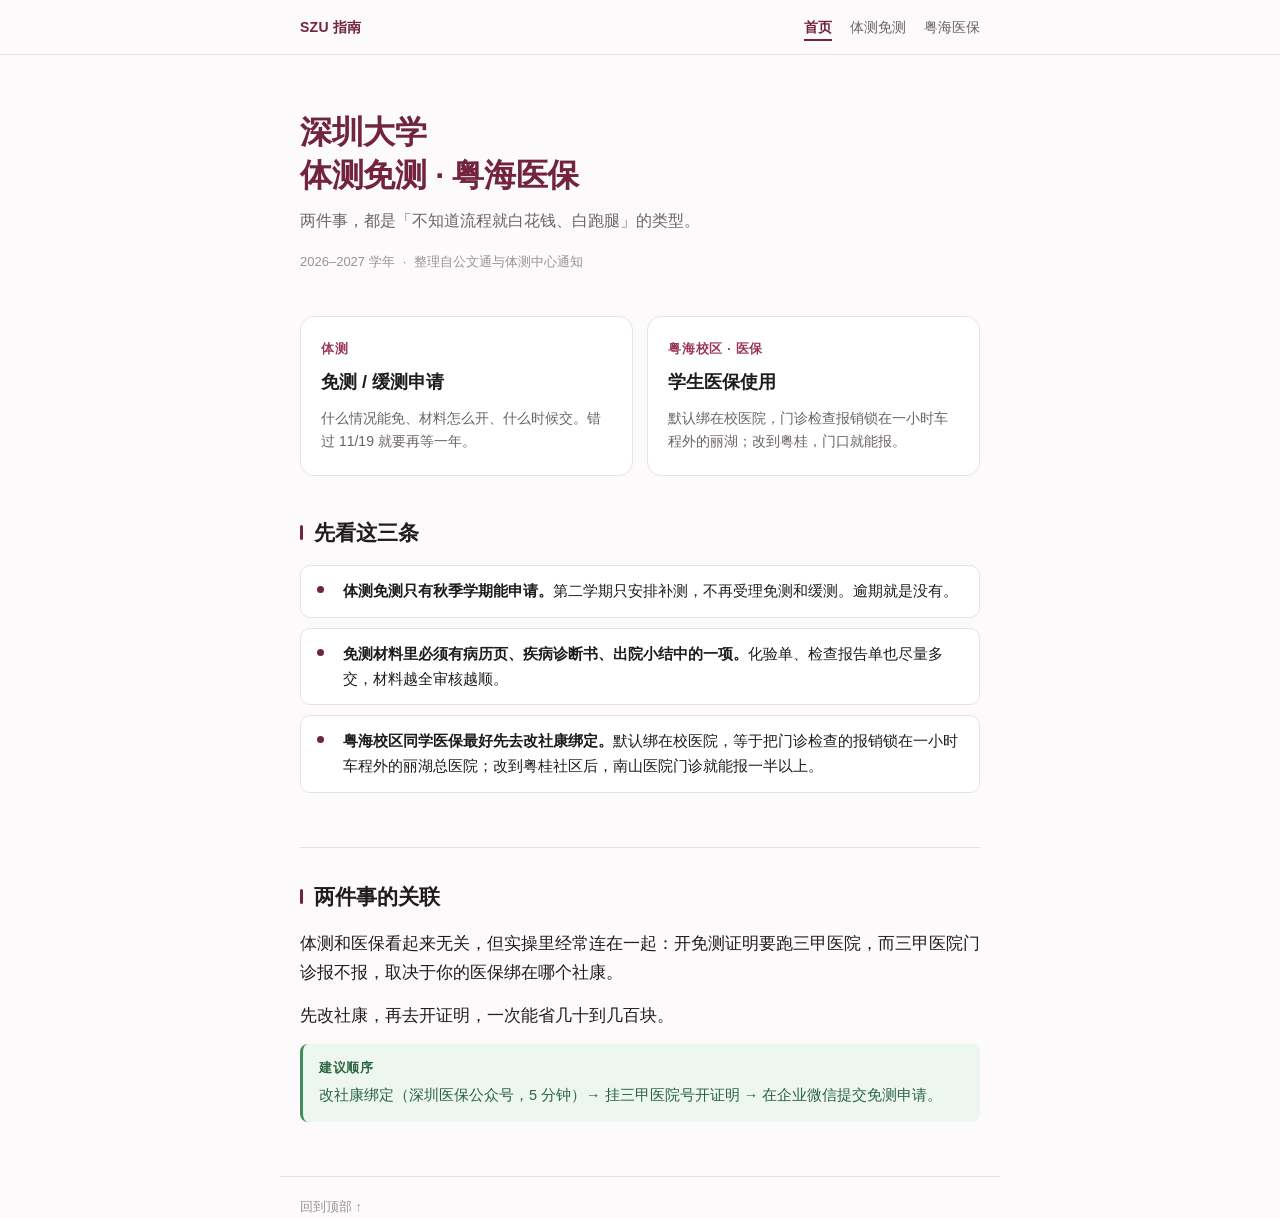
<file: index.html>
<!DOCTYPE html>
<html lang="zh-CN">
<head>
<meta charset="utf-8">
<meta name="viewport" content="width=device-width, initial-scale=1">
<title>深圳大学 · 体测免测与粤海校区学生医保指南</title>
<meta name="description" content="深圳大学本科生体测免测/缓测申请流程、材料清单，以及大学生医保门诊选点与报销实操。">
<link rel="stylesheet" href="assets/css/style.css">
</head>
<body>

<header class="topbar">
  <div class="wrap">
    <span class="brandmark">SZU 指南</span>
    <nav class="topnav">
      <a href="index.html" aria-current="page">首页</a>
      <a href="sport.html">体测免测</a>
      <a href="medical.html">粤海医保</a>
    </nav>
  </div>
</header>

<main class="wrap">

  <div class="hero">
    <h1>深圳大学<br>体测免测 · 粤海医保</h1>
    <p class="lede">两件事，都是「不知道流程就白花钱、白跑腿」的类型。</p>
    <p class="meta"><span>2026–2027 学年</span><span>整理自公文通与体测中心通知</span></p>
  </div>

  <div class="cards">
    <a class="card" href="sport.html">
      <span class="kicker">体测</span>
      <h3>免测 / 缓测申请</h3>
      <p>什么情况能免、材料怎么开、什么时候交。错过 11/19 就要再等一年。</p>
    </a>
    <a class="card" href="medical.html">
      <span class="kicker">粤海校区 · 医保</span>
      <h3>学生医保使用</h3>
      <p>默认绑在校医院，门诊检查报销锁在一小时车程外的丽湖；改到粤桂，门口就能报。</p>
    </a>
  </div>

  <section>
    <h2>先看这三条</h2>
    <ul class="keypoints">
      <li><strong>体测免测只有秋季学期能申请。</strong>第二学期只安排补测，不再受理免测和缓测。逾期就是没有。</li>
      <li><strong>免测材料里必须有病历页、疾病诊断书、出院小结中的一项。</strong>化验单、检查报告单也尽量多交，材料越全审核越顺。</li>
      <li><strong>粤海校区同学医保最好先去改社康绑定。</strong>默认绑在校医院，等于把门诊检查的报销锁在一小时车程外的丽湖总医院；改到粤桂社区后，南山医院门诊就能报一半以上。</li>
    </ul>
  </section>

  <section>
    <h2>两件事的关联</h2>
    <p>体测和医保看起来无关，但实操里经常连在一起：开免测证明要跑三甲医院，而三甲医院门诊报不报，取决于你的医保绑在哪个社康。</p>
    <p>先改社康，再去开证明，一次能省几十到几百块。</p>
    <div class="note note-ok">
      <span class="label">建议顺序</span>
      改社康绑定（深圳医保公众号，5 分钟）→ 挂三甲医院号开证明 → 在企业微信提交免测申请。
    </div>
  </section>

</main>

<footer class="wrap">
  <a class="totop" href="#">回到顶部 ↑</a>
</footer>

</body>
</html>
</file>
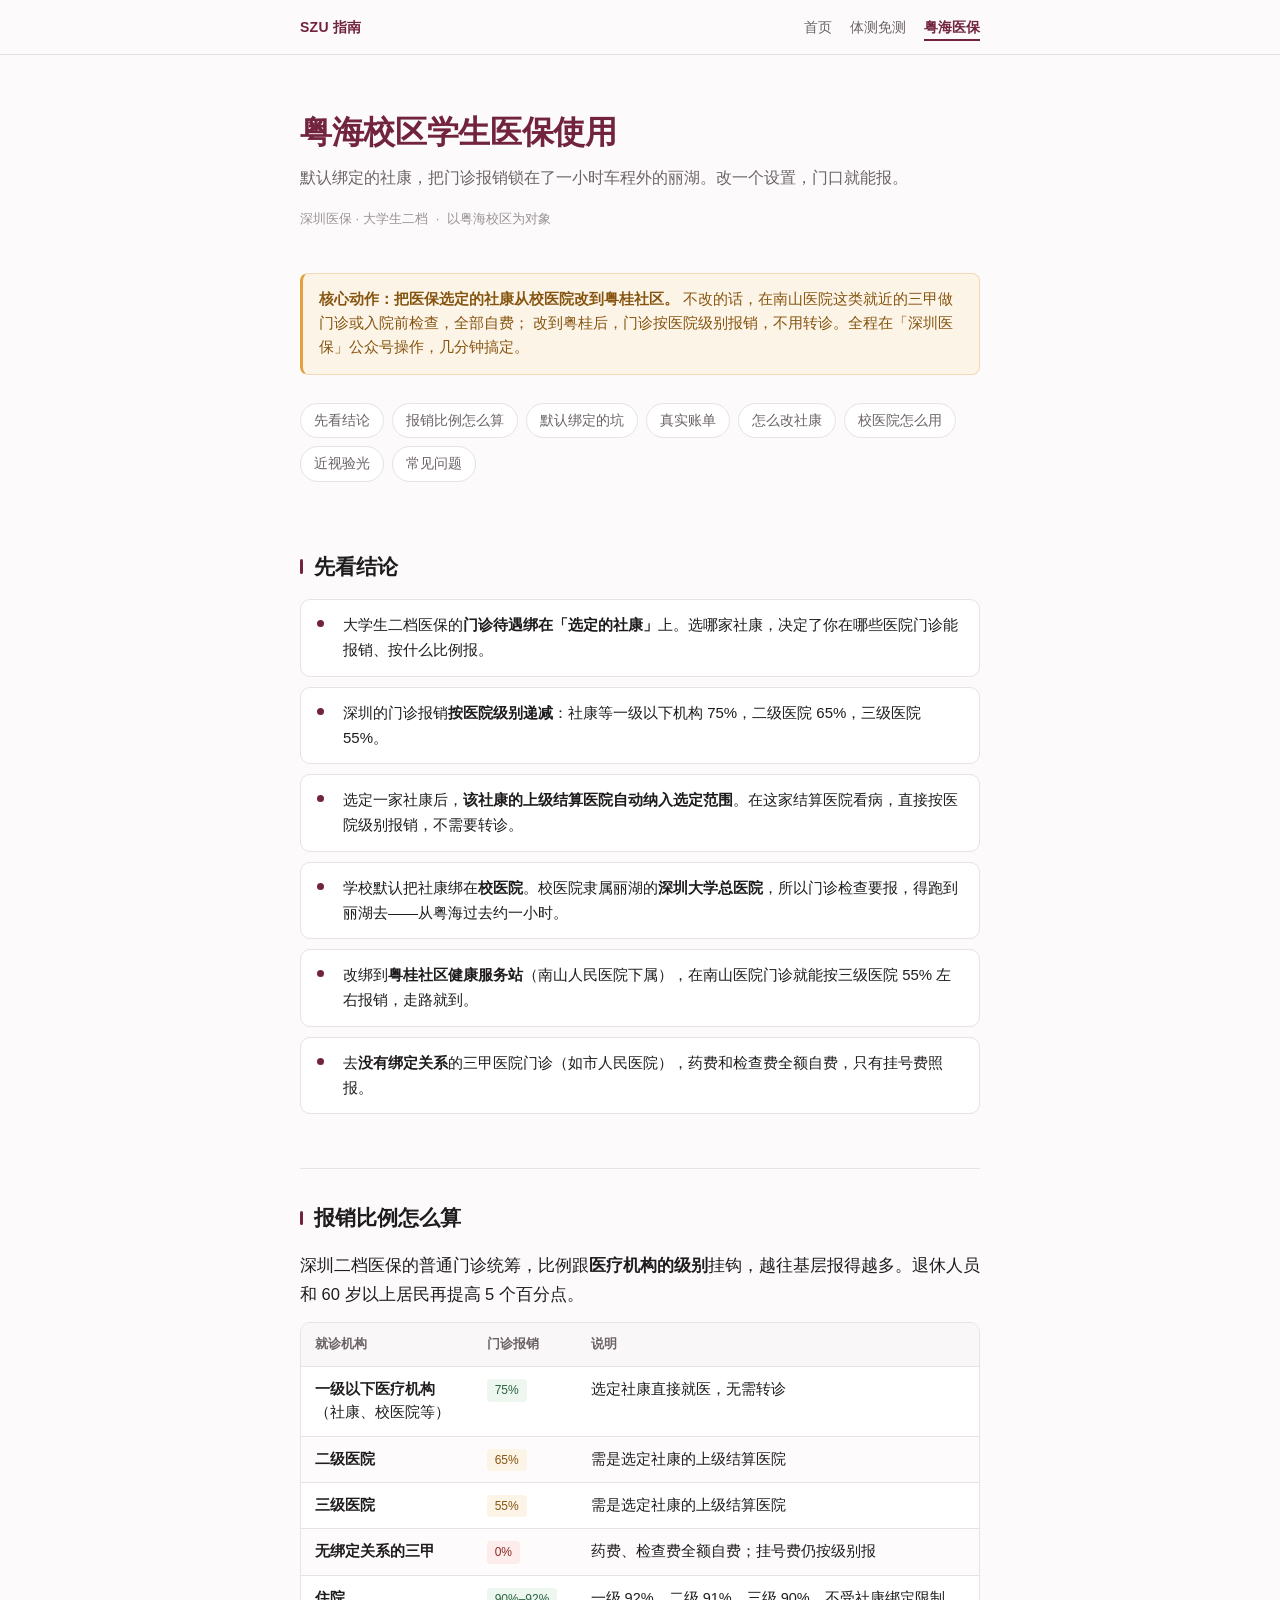
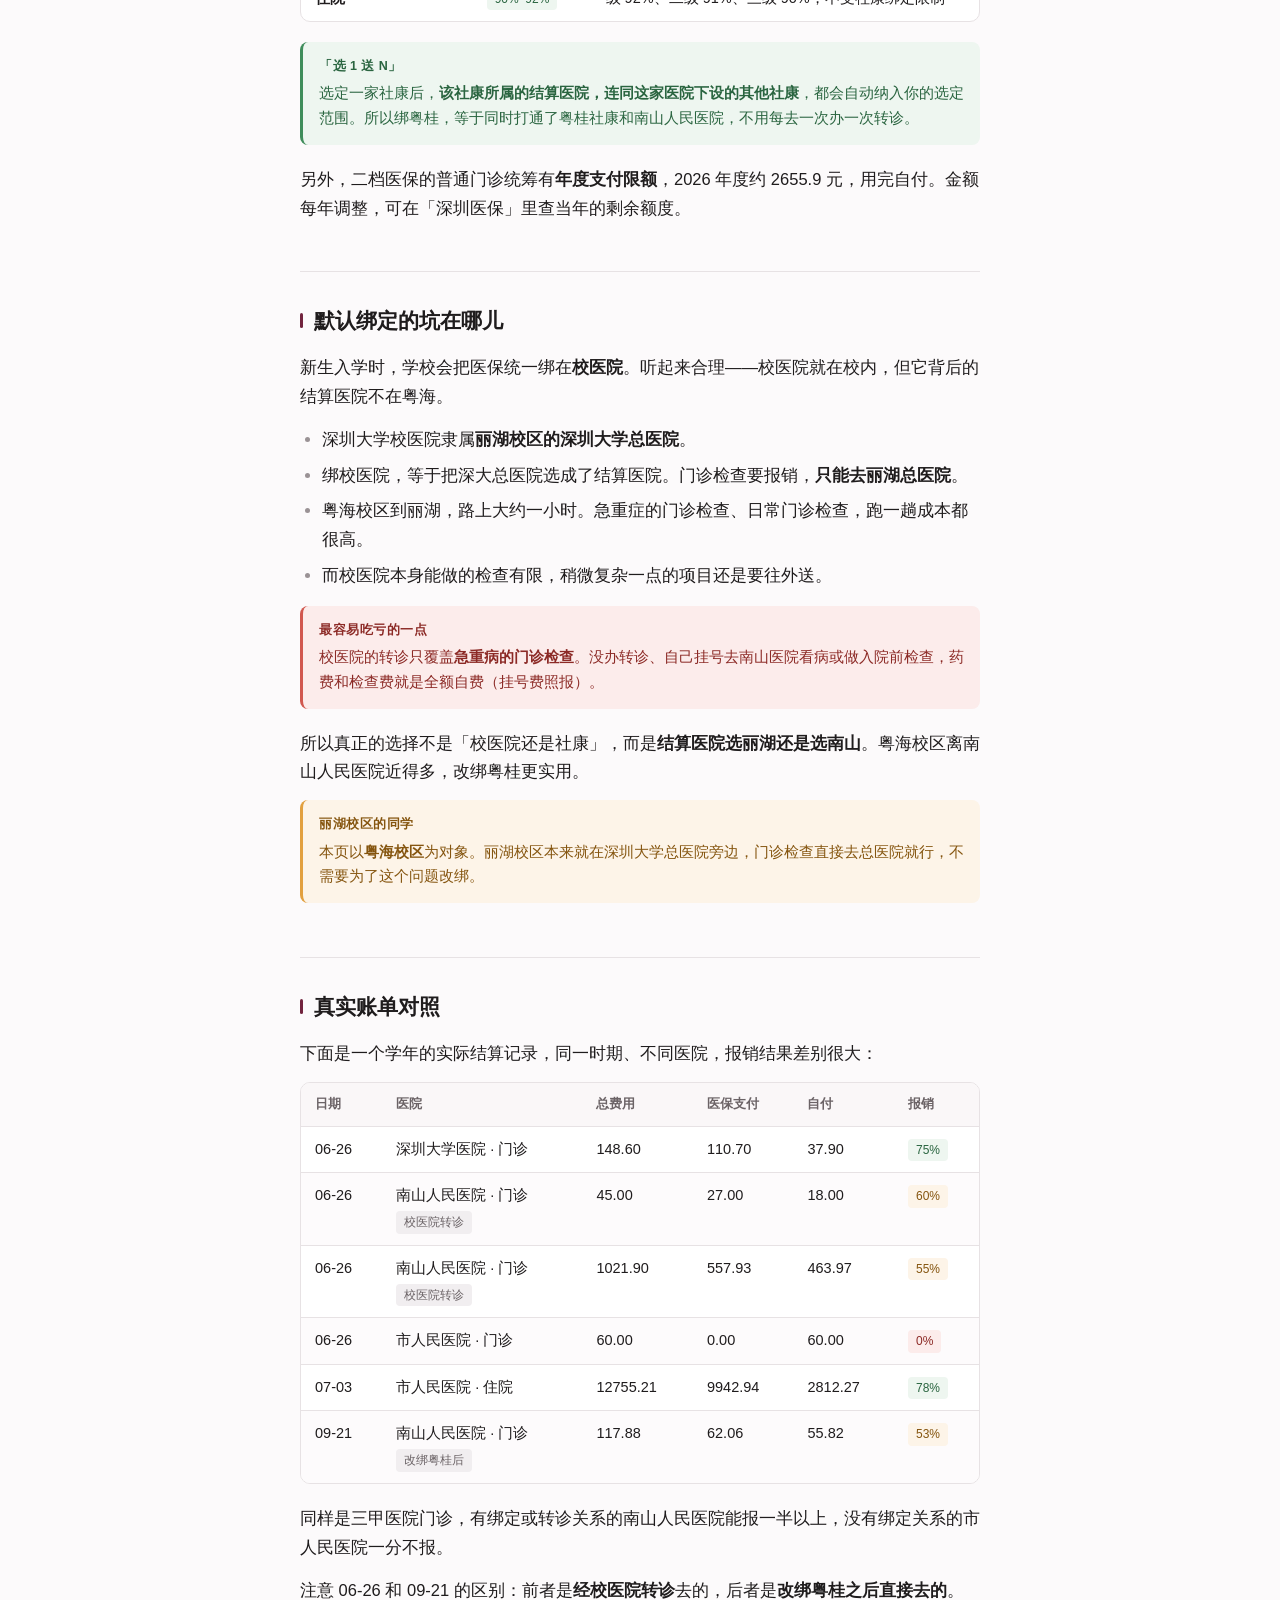
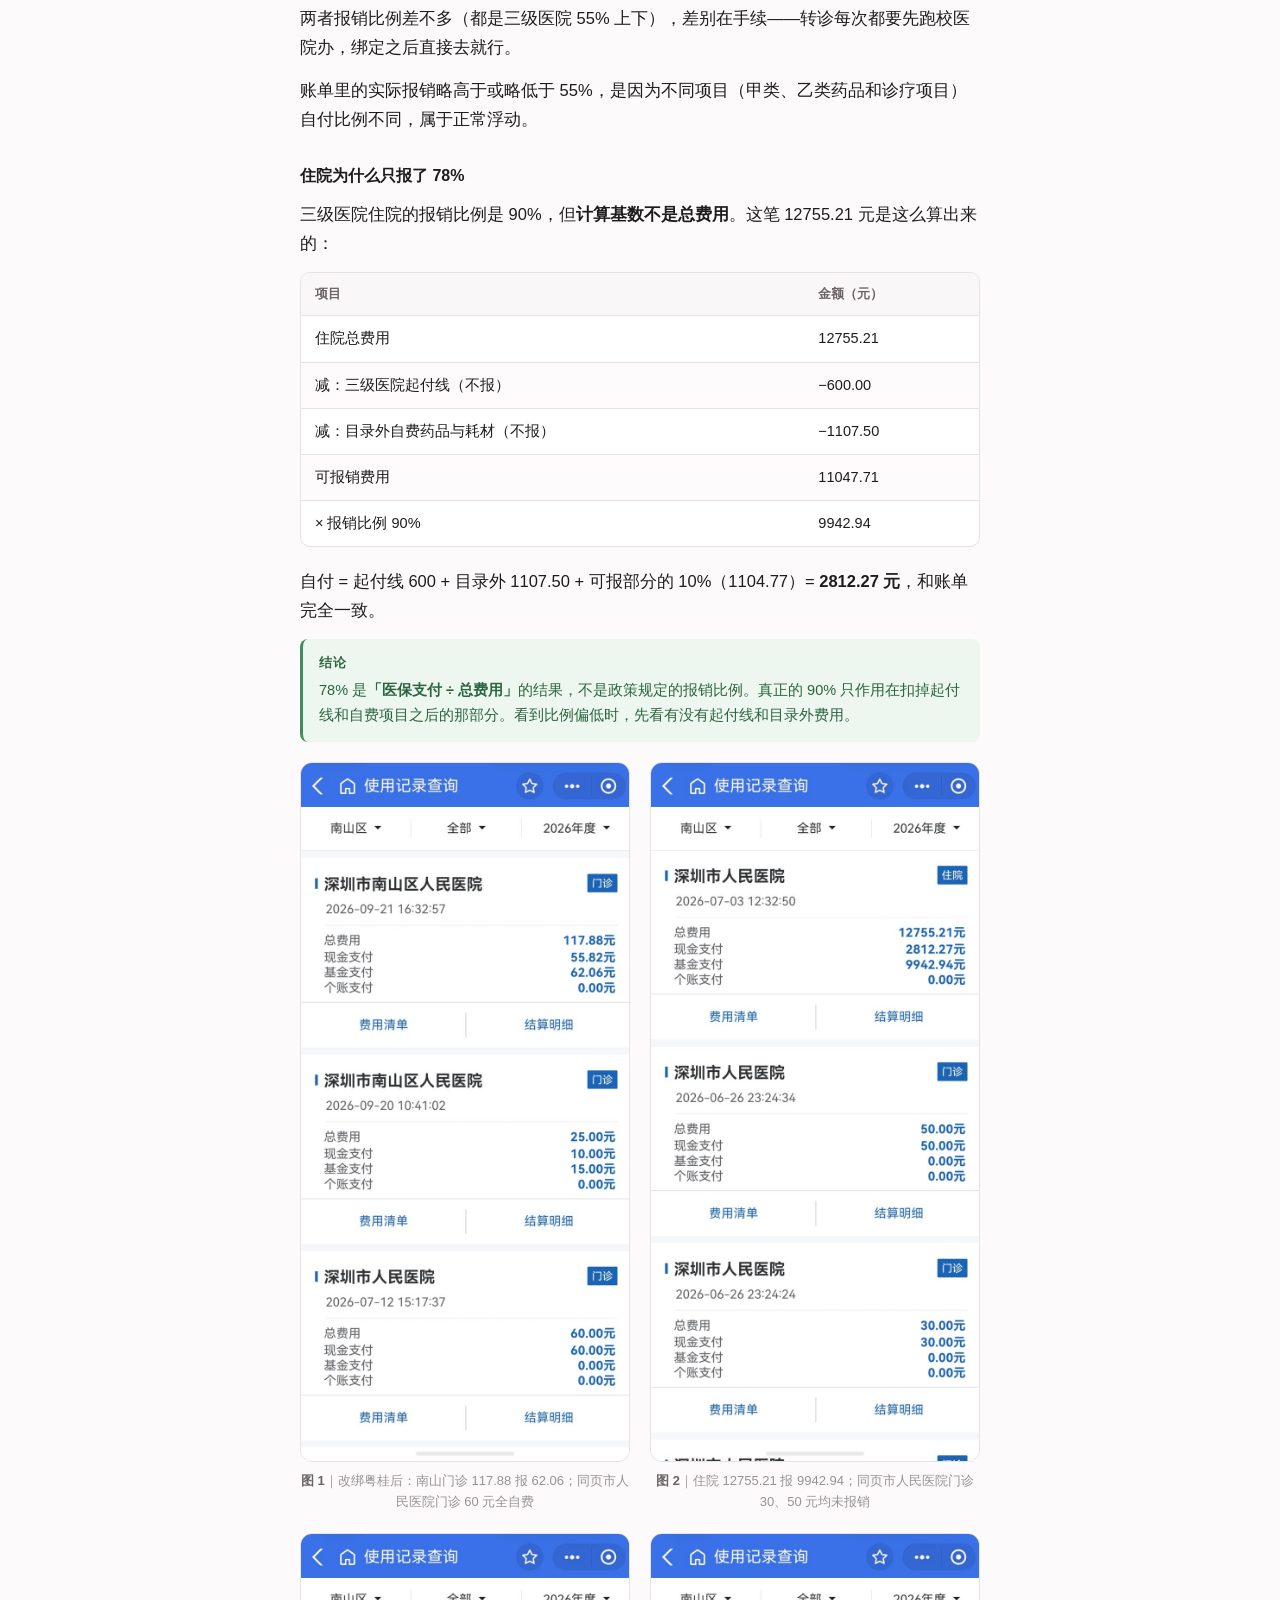
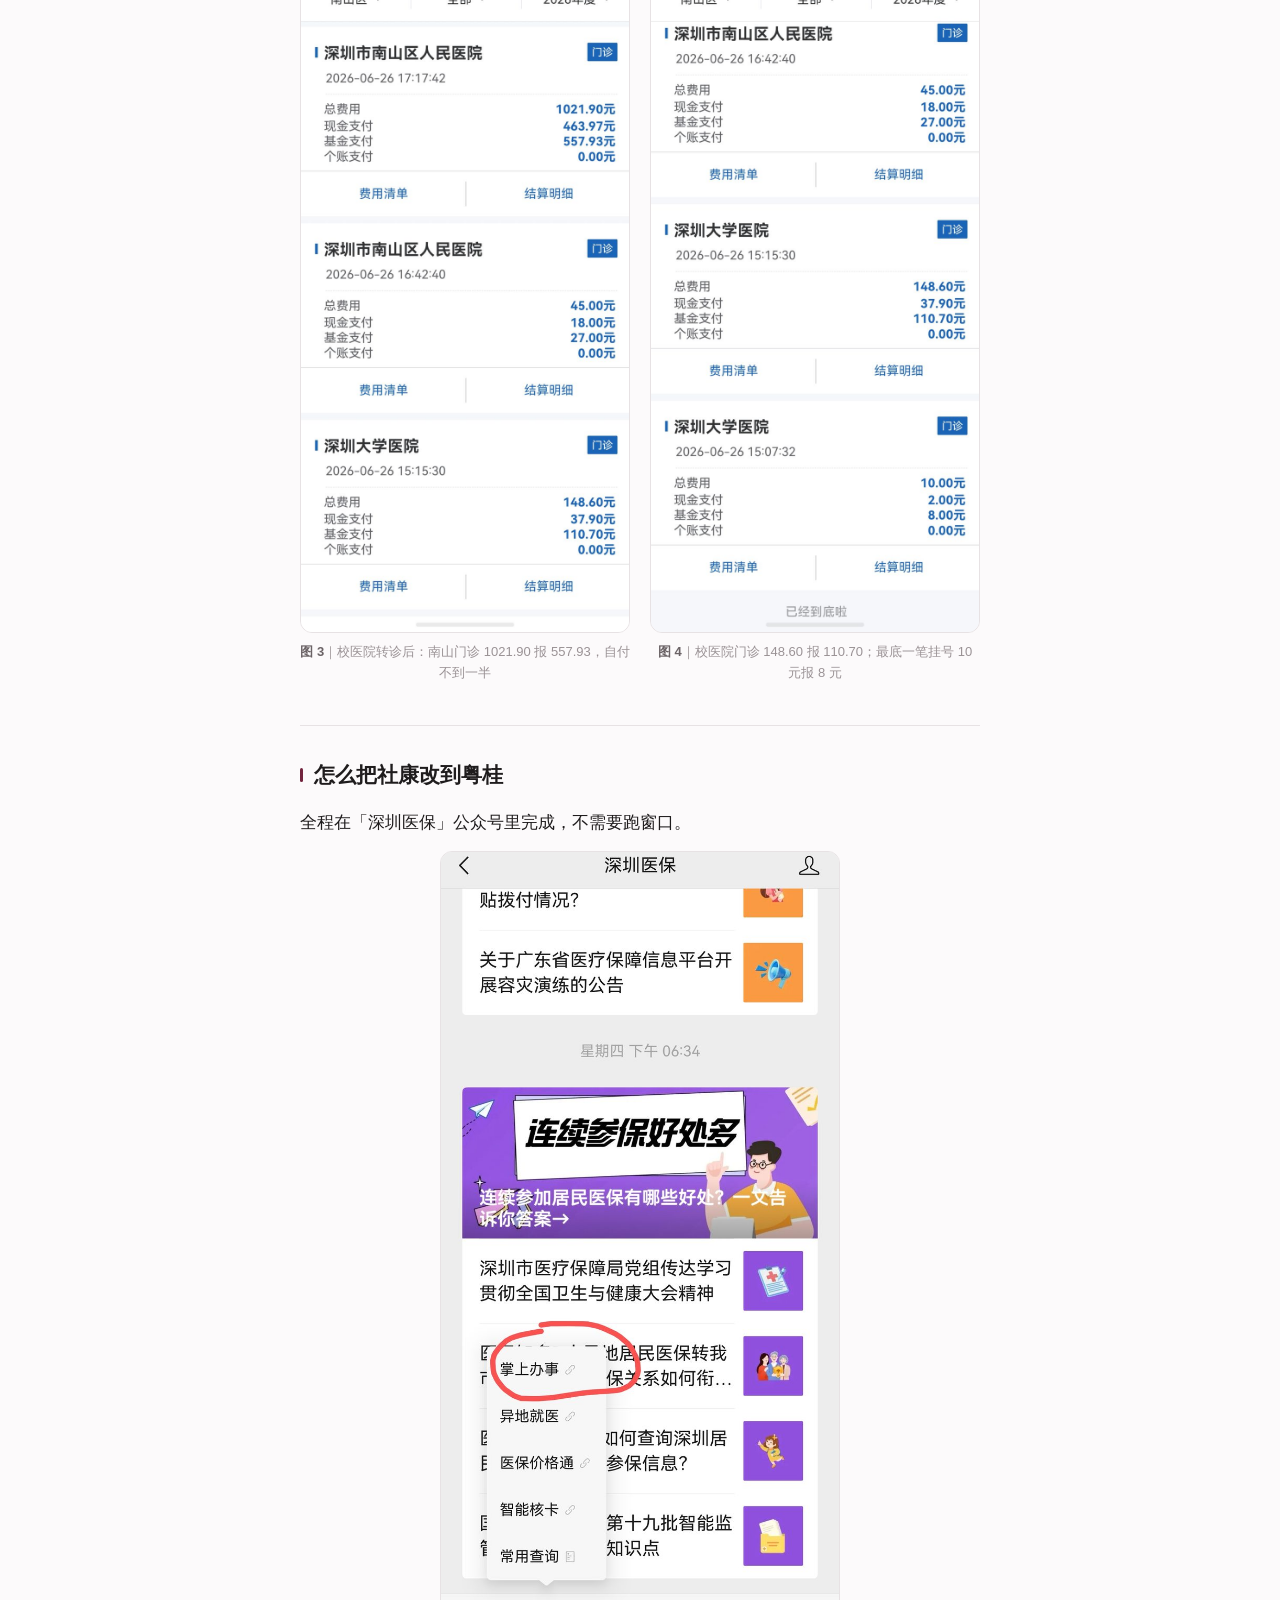
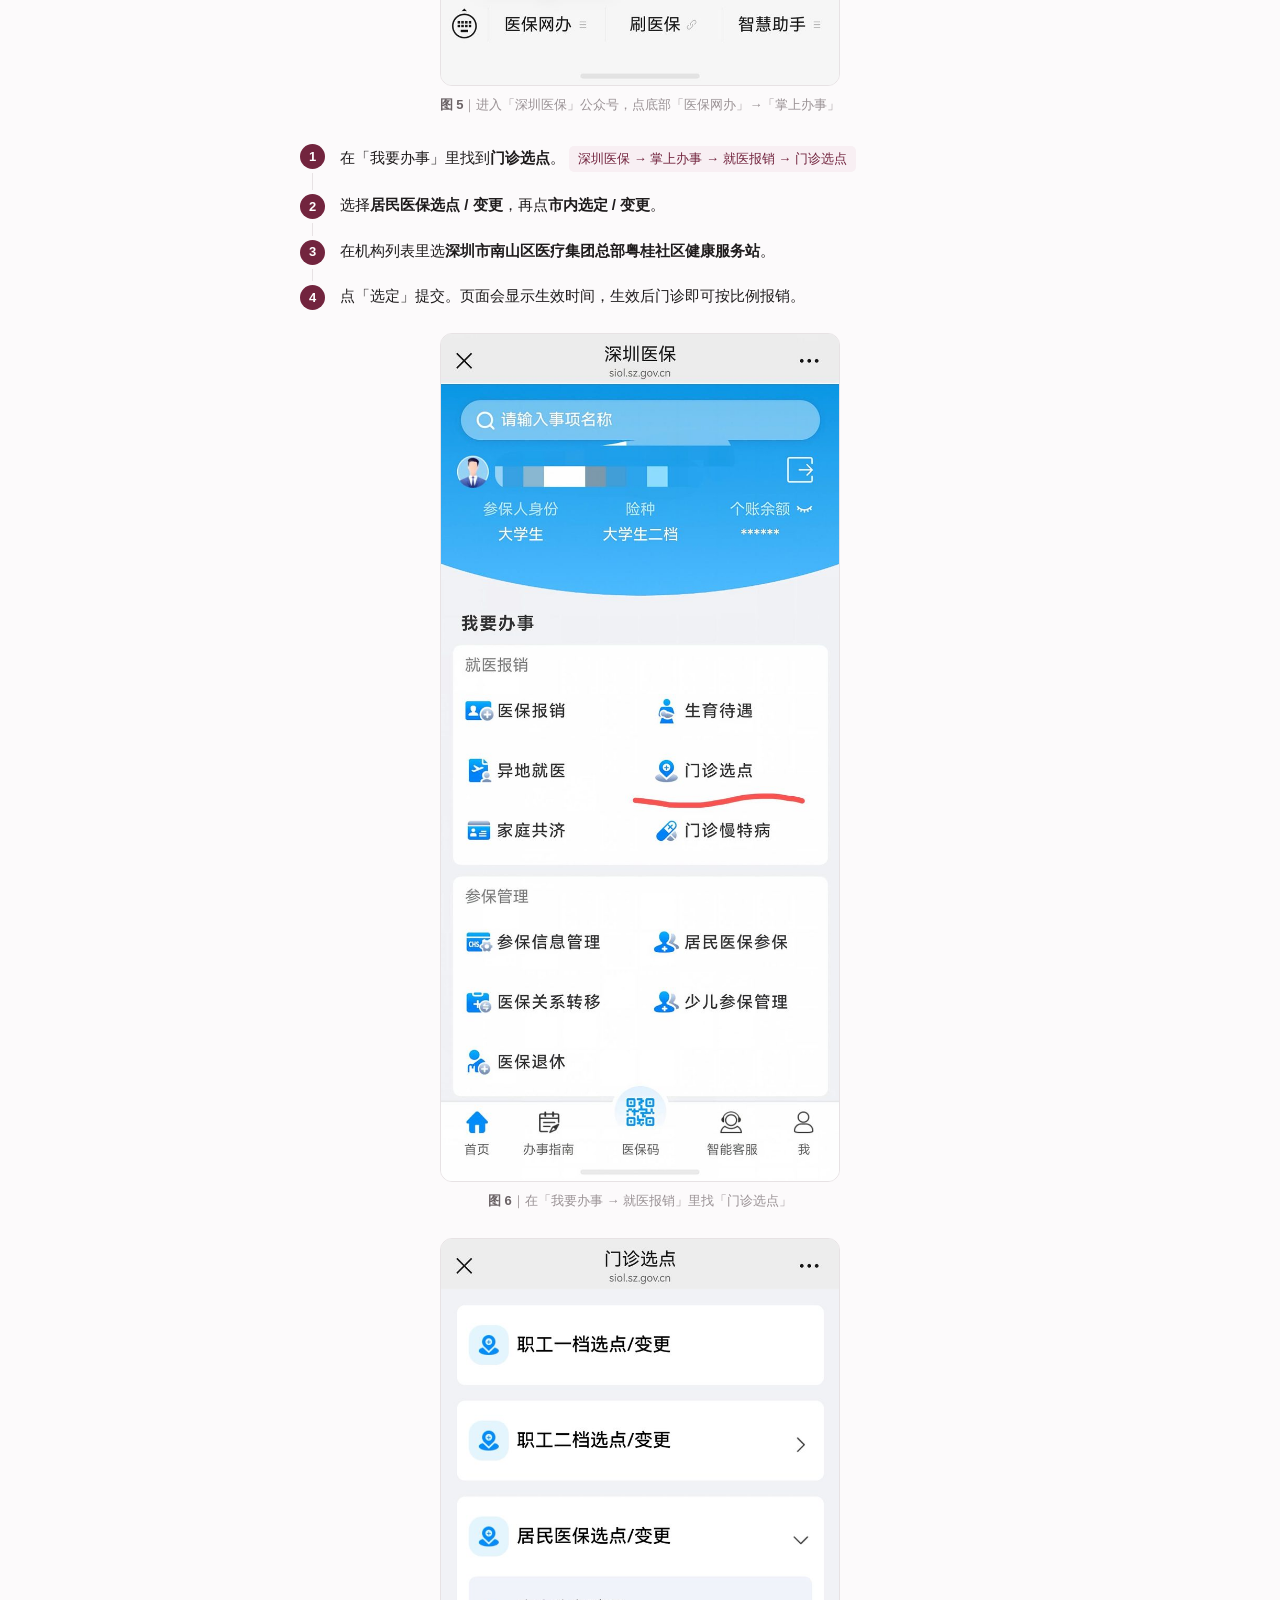
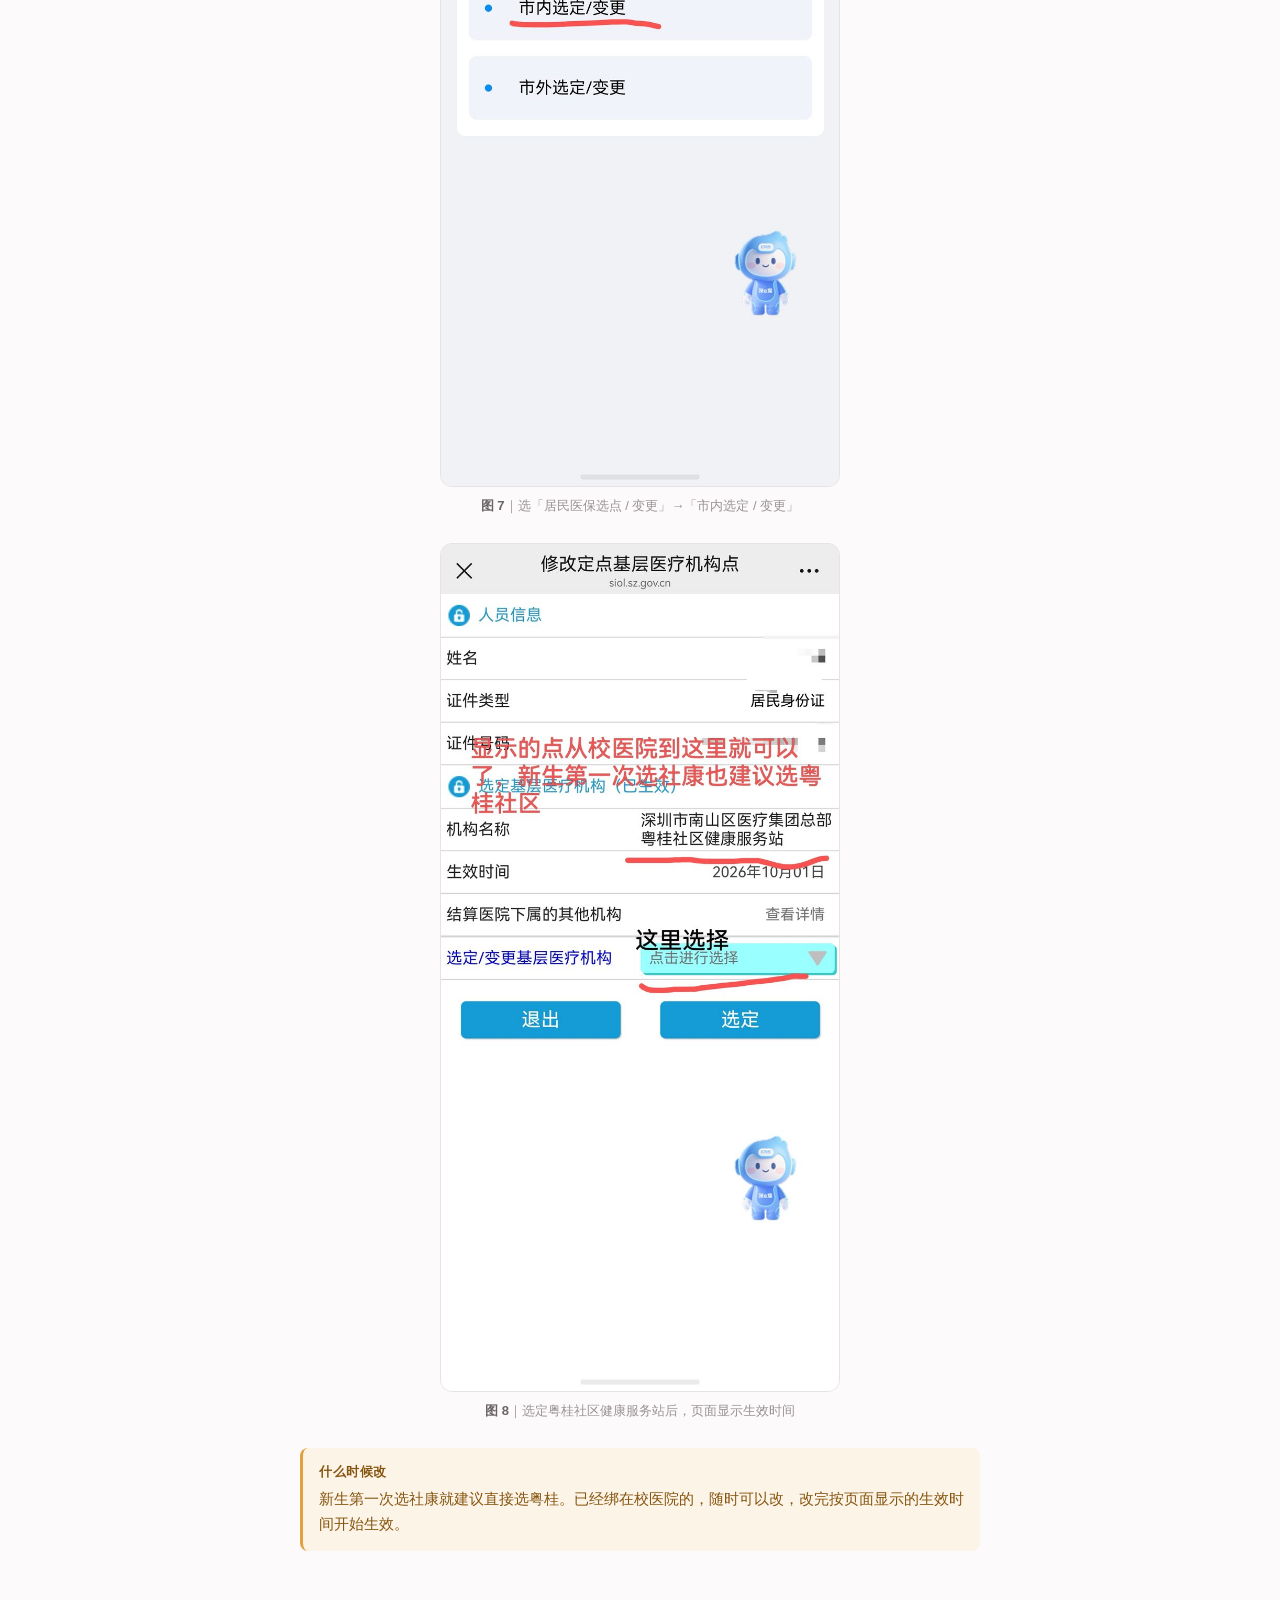
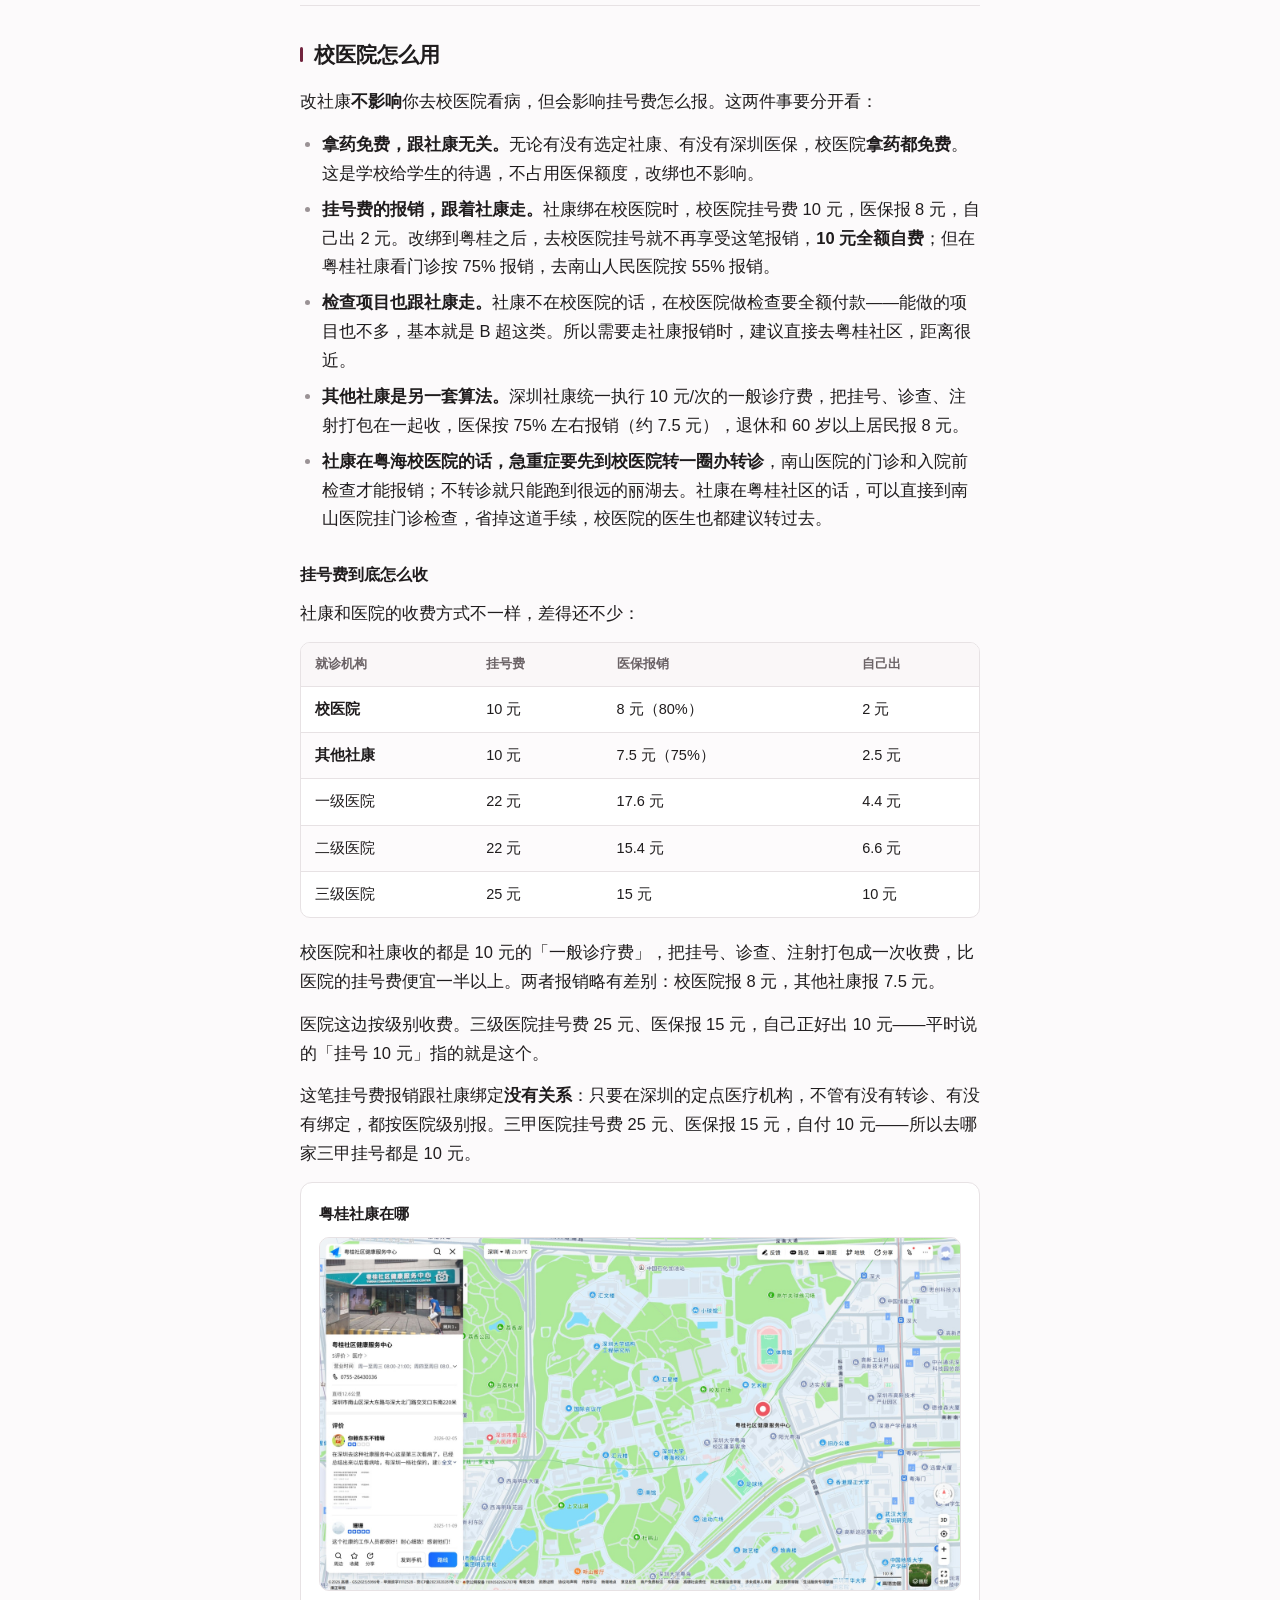
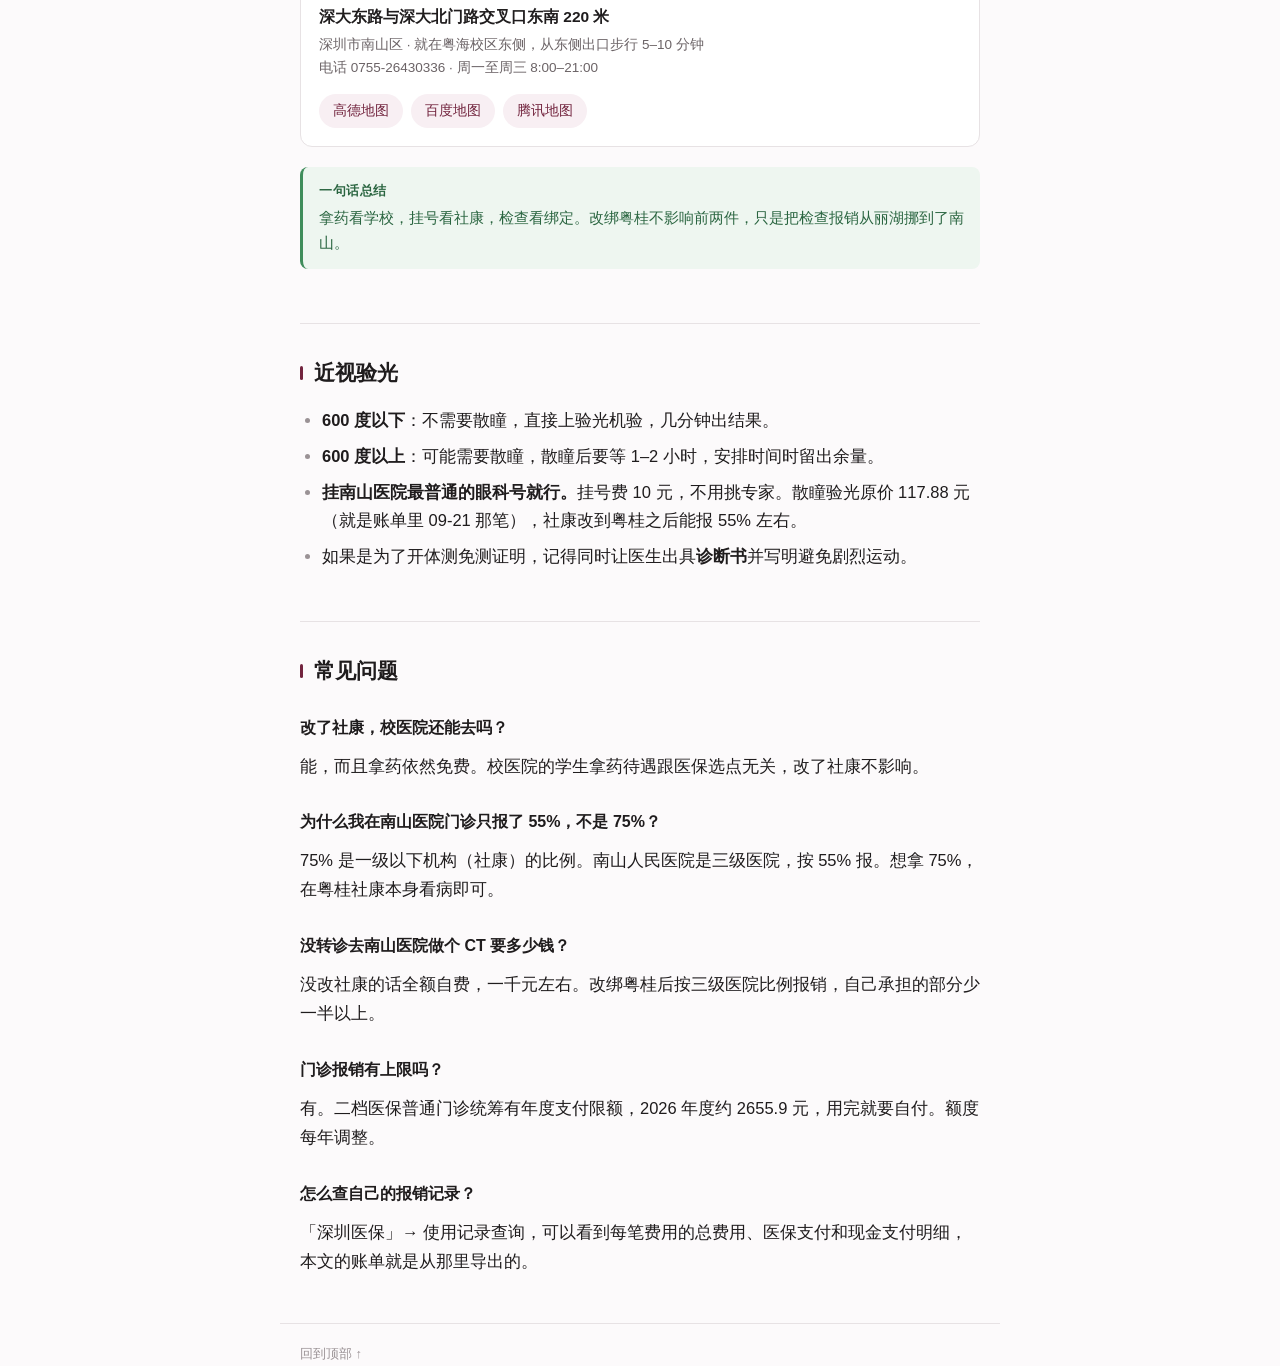
<file: medical.html>
<!DOCTYPE html>
<html lang="zh-CN">
<head>
<meta charset="utf-8">
<meta name="viewport" content="width=device-width, initial-scale=1">
<title>粤海校区学生医保使用指南 · 深圳大学</title>
<meta name="description" content="深圳大学粤海校区学生医保门诊选点怎么改、社康与三甲医院门诊报销比例、校医院免费拿药规则，附真实结算记录。">
<link rel="stylesheet" href="assets/css/style.css">
</head>
<body>

<header class="topbar">
  <div class="wrap">
    <span class="brandmark">SZU 指南</span>
    <nav class="topnav">
      <a href="index.html">首页</a>
      <a href="sport.html">体测免测</a>
      <a href="medical.html" aria-current="page">粤海医保</a>
    </nav>
  </div>
</header>

<main class="wrap">

  <div class="hero">
    <h1>粤海校区学生医保使用</h1>
    <p class="lede">默认绑定的社康，把门诊报销锁在了一小时车程外的丽湖。改一个设置，门口就能报。</p>
    <p class="meta"><span>深圳医保 · 大学生二档</span><span>以粤海校区为对象</span></p>
  </div>

  <div class="deadline">
    <div>
      <strong>核心动作：把医保选定的社康从校医院改到粤桂社区。</strong>
      不改的话，在南山医院这类就近的三甲做门诊或入院前检查，全部自费；
      改到粤桂后，门诊按医院级别报销，不用转诊。全程在「深圳医保」公众号操作，几分钟搞定。
    </div>
  </div>

  <nav class="toc">
    <a href="#conclusion">先看结论</a>
    <a href="#rate">报销比例怎么算</a>
    <a href="#trap">默认绑定的坑</a>
    <a href="#bills">真实账单</a>
    <a href="#howto">怎么改社康</a>
    <a href="#school">校医院怎么用</a>
    <a href="#eye">近视验光</a>
    <a href="#faq">常见问题</a>
  </nav>

  <section id="conclusion">
    <h2>先看结论</h2>
    <ul class="keypoints">
      <li>大学生二档医保的<strong>门诊待遇绑在「选定的社康」</strong>上。选哪家社康，决定了你在哪些医院门诊能报销、按什么比例报。</li>
      <li>深圳的门诊报销<strong>按医院级别递减</strong>：社康等一级以下机构 75%，二级医院 65%，三级医院 55%。</li>
      <li>选定一家社康后，<strong>该社康的上级结算医院自动纳入选定范围</strong>。在这家结算医院看病，直接按医院级别报销，不需要转诊。</li>
      <li>学校默认把社康绑在<strong>校医院</strong>。校医院隶属丽湖的<strong>深圳大学总医院</strong>，所以门诊检查要报，得跑到丽湖去——从粤海过去约一小时。</li>
      <li>改绑到<strong>粤桂社区健康服务站</strong>（南山人民医院下属），在南山医院门诊就能按三级医院 55% 左右报销，走路就到。</li>
      <li>去<strong>没有绑定关系</strong>的三甲医院门诊（如市人民医院），药费和检查费全额自费，只有挂号费照报。</li>
    </ul>
  </section>

  <section id="rate">
    <h2>报销比例怎么算</h2>
    <p>深圳二档医保的普通门诊统筹，比例跟<strong>医疗机构的级别</strong>挂钩，越往基层报得越多。退休人员和 60 岁以上居民再提高 5 个百分点。</p>
    <div class="tablewrap">
      <table>
        <thead>
          <tr><th>就诊机构</th><th>门诊报销</th><th>说明</th></tr>
        </thead>
        <tbody>
          <tr>
            <td><strong>一级以下医疗机构</strong><br>（社康、校医院等）</td>
            <td><span class="tag tag-free">75%</span></td>
            <td>选定社康直接就医，无需转诊</td>
          </tr>
          <tr>
            <td><strong>二级医院</strong></td>
            <td><span class="tag tag-part">65%</span></td>
            <td>需是选定社康的上级结算医院</td>
          </tr>
          <tr>
            <td><strong>三级医院</strong></td>
            <td><span class="tag tag-part">55%</span></td>
            <td>需是选定社康的上级结算医院</td>
          </tr>
          <tr>
            <td><strong>无绑定关系的三甲</strong></td>
            <td><span class="tag tag-none">0%</span></td>
            <td>药费、检查费全额自费；挂号费仍按级别报</td>
          </tr>
          <tr>
            <td><strong>住院</strong></td>
            <td><span class="tag tag-free">90%–92%</span></td>
            <td>一级 92%、二级 91%、三级 90%，不受社康绑定限制</td>
          </tr>
        </tbody>
      </table>
    </div>
    <div class="note note-ok">
      <span class="label">「选 1 送 N」</span>
      选定一家社康后，<strong>该社康所属的结算医院，连同这家医院下设的其他社康</strong>，都会自动纳入你的选定范围。所以绑粤桂，等于同时打通了粤桂社康和南山人民医院，不用每去一次办一次转诊。
    </div>
    <p>另外，二档医保的普通门诊统筹有<strong>年度支付限额</strong>，2026 年度约 2655.9 元，用完自付。金额每年调整，可在「深圳医保」里查当年的剩余额度。</p>
  </section>

  <section id="trap">
    <h2>默认绑定的坑在哪儿</h2>
    <p>新生入学时，学校会把医保统一绑在<strong>校医院</strong>。听起来合理——校医院就在校内，但它背后的结算医院不在粤海。</p>
    <ul>
      <li>深圳大学校医院隶属<strong>丽湖校区的深圳大学总医院</strong>。</li>
      <li>绑校医院，等于把深大总医院选成了结算医院。门诊检查要报销，<strong>只能去丽湖总医院</strong>。</li>
      <li>粤海校区到丽湖，路上大约一小时。急重症的门诊检查、日常门诊检查，跑一趟成本都很高。</li>
      <li>而校医院本身能做的检查有限，稍微复杂一点的项目还是要往外送。</li>
    </ul>
    <div class="note note-danger">
      <span class="label">最容易吃亏的一点</span>
      校医院的转诊只覆盖<strong>急重病的门诊检查</strong>。没办转诊、自己挂号去南山医院看病或做入院前检查，药费和检查费就是全额自费（挂号费照报）。
    </div>
    <p>所以真正的选择不是「校医院还是社康」，而是<strong>结算医院选丽湖还是选南山</strong>。粤海校区离南山人民医院近得多，改绑粤桂更实用。</p>
    <div class="note note-warn">
      <span class="label">丽湖校区的同学</span>
      本页以<strong>粤海校区</strong>为对象。丽湖校区本来就在深圳大学总医院旁边，门诊检查直接去总医院就行，不需要为了这个问题改绑。
    </div>
  </section>

  <section id="bills">
    <h2>真实账单对照</h2>
    <p>下面是一个学年的实际结算记录，同一时期、不同医院，报销结果差别很大：</p>
    <div class="tablewrap">
      <table>
        <thead>
          <tr>
            <th>日期</th>
            <th>医院</th>
            <th>总费用</th>
            <th>医保支付</th>
            <th>自付</th>
            <th>报销</th>
          </tr>
        </thead>
        <tbody>
          <tr>
            <td class="num">06-26</td>
            <td>深圳大学医院 · 门诊</td>
            <td class="num">148.60</td>
            <td class="num">110.70</td>
            <td class="num">37.90</td>
            <td><span class="tag tag-free">75%</span></td>
          </tr>
          <tr>
            <td class="num">06-26</td>
            <td>南山人民医院 · 门诊<br><span class="tag tag-note">校医院转诊</span></td>
            <td class="num">45.00</td>
            <td class="num">27.00</td>
            <td class="num">18.00</td>
            <td><span class="tag tag-part">60%</span></td>
          </tr>
          <tr>
            <td class="num">06-26</td>
            <td>南山人民医院 · 门诊<br><span class="tag tag-note">校医院转诊</span></td>
            <td class="num">1021.90</td>
            <td class="num">557.93</td>
            <td class="num">463.97</td>
            <td><span class="tag tag-part">55%</span></td>
          </tr>
          <tr>
            <td class="num">06-26</td>
            <td>市人民医院 · 门诊</td>
            <td class="num">60.00</td>
            <td class="num">0.00</td>
            <td class="num">60.00</td>
            <td><span class="tag tag-none">0%</span></td>
          </tr>
          <tr>
            <td class="num">07-03</td>
            <td>市人民医院 · 住院</td>
            <td class="num">12755.21</td>
            <td class="num">9942.94</td>
            <td class="num">2812.27</td>
            <td><span class="tag tag-free">78%</span></td>
          </tr>
          <tr>
            <td class="num">09-21</td>
            <td>南山人民医院 · 门诊<br><span class="tag tag-note">改绑粤桂后</span></td>
            <td class="num">117.88</td>
            <td class="num">62.06</td>
            <td class="num">55.82</td>
            <td><span class="tag tag-part">53%</span></td>
          </tr>
        </tbody>
      </table>
    </div>
    <p>同样是三甲医院门诊，有绑定或转诊关系的南山人民医院能报一半以上，没有绑定关系的市人民医院一分不报。</p>
    <p>注意 06-26 和 09-21 的区别：前者是<strong>经校医院转诊</strong>去的，后者是<strong>改绑粤桂之后直接去的</strong>。两者报销比例差不多（都是三级医院 55% 上下），差别在手续——转诊每次都要先跑校医院办，绑定之后直接去就行。</p>
    <p>账单里的实际报销略高于或略低于 55%，是因为不同项目（甲类、乙类药品和诊疗项目）自付比例不同，属于正常浮动。</p>

    <h3>住院为什么只报了 78%</h3>
    <p>三级医院住院的报销比例是 90%，但<strong>计算基数不是总费用</strong>。这笔 12755.21 元是这么算出来的：</p>
    <div class="tablewrap">
      <table>
        <thead>
          <tr><th>项目</th><th>金额（元）</th></tr>
        </thead>
        <tbody>
          <tr><td>住院总费用</td><td class="num">12755.21</td></tr>
          <tr><td>减：三级医院起付线（不报）</td><td class="num">−600.00</td></tr>
          <tr><td>减：目录外自费药品与耗材（不报）</td><td class="num">−1107.50</td></tr>
          <tr><td>可报销费用</td><td class="num">11047.71</td></tr>
          <tr><td>× 报销比例 90%</td><td class="num">9942.94</td></tr>
        </tbody>
      </table>
    </div>
    <p>自付 = 起付线 600 + 目录外 1107.50 + 可报部分的 10%（1104.77）= <strong>2812.27 元</strong>，和账单完全一致。</p>
    <div class="note note-ok">
      <span class="label">结论</span>
      78% 是<strong>「医保支付 ÷ 总费用」</strong>的结果，不是政策规定的报销比例。真正的 90% 只作用在扣掉起付线和自费项目之后的那部分。看到比例偏低时，先看有没有起付线和目录外费用。
    </div>

    <div class="bills-gallery">
      <figure class="shot">
        <a href="assets/img/medical-06-bills-sep.jpg" target="_blank" rel="noopener">
          <img src="assets/img/medical-06-bills-sep.jpg" alt="9 月结算记录：南山人民医院门诊与市人民医院门诊对比" loading="lazy">
        </a>
        <figcaption><b>图 1</b>｜改绑粤桂后：南山门诊 117.88 报 62.06；同页市人民医院门诊 60 元全自费</figcaption>
      </figure>
      <figure class="shot">
        <a href="assets/img/medical-07-bills-jul.jpg" target="_blank" rel="noopener">
          <img src="assets/img/medical-07-bills-jul.jpg" alt="7 月住院与市人民医院门诊记录" loading="lazy">
        </a>
        <figcaption><b>图 2</b>｜住院 12755.21 报 9942.94；同页市人民医院门诊 30、50 元均未报销</figcaption>
      </figure>
      <figure class="shot">
        <a href="assets/img/medical-08-bills-jun-late.jpg" target="_blank" rel="noopener">
          <img src="assets/img/medical-08-bills-jun-late.jpg" alt="6 月 26 日南山人民医院大额门诊结算" loading="lazy">
        </a>
        <figcaption><b>图 3</b>｜校医院转诊后：南山门诊 1021.90 报 557.93，自付不到一半</figcaption>
      </figure>
      <figure class="shot">
        <a href="assets/img/medical-09-bills-jun-early.jpg" target="_blank" rel="noopener">
          <img src="assets/img/medical-09-bills-jun-early.jpg" alt="6 月 26 日校医院与南山门诊记录" loading="lazy">
        </a>
        <figcaption><b>图 4</b>｜校医院门诊 148.60 报 110.70；最底一笔挂号 10 元报 8 元</figcaption>
      </figure>
    </div>
  </section>

  <section id="howto">
    <h2>怎么把社康改到粤桂</h2>
    <p>全程在「深圳医保」公众号里完成，不需要跑窗口。</p>

    <figure class="shot">
      <a href="assets/img/medical-02-entry.jpg" target="_blank" rel="noopener">
        <img src="assets/img/medical-02-entry.jpg" alt="深圳医保公众号菜单" loading="lazy">
      </a>
      <figcaption><b>图 5</b>｜进入「深圳医保」公众号，点底部「医保网办」→「掌上办事」</figcaption>
    </figure>

    <ol class="steps">
      <li>
        在「我要办事」里找到<strong>门诊选点</strong>。
        <span class="path">深圳医保 → 掌上办事 → 就医报销 → 门诊选点</span>
      </li>
      <li>选择<strong>居民医保选点 / 变更</strong>，再点<strong>市内选定 / 变更</strong>。</li>
      <li>在机构列表里选<strong>深圳市南山区医疗集团总部粤桂社区健康服务站</strong>。</li>
      <li>点「选定」提交。页面会显示生效时间，生效后门诊即可按比例报销。</li>
    </ol>

    <figure class="shot">
      <a href="assets/img/medical-03-home.jpg" target="_blank" rel="noopener">
        <img src="assets/img/medical-03-home.jpg" alt="深圳医保办事首页" loading="lazy">
      </a>
      <figcaption><b>图 6</b>｜在「我要办事 → 就医报销」里找「门诊选点」</figcaption>
    </figure>

    <figure class="shot">
      <a href="assets/img/medical-04-xuandian.jpg" target="_blank" rel="noopener">
        <img src="assets/img/medical-04-xuandian.jpg" alt="门诊选点菜单" loading="lazy">
      </a>
      <figcaption><b>图 7</b>｜选「居民医保选点 / 变更」→「市内选定 / 变更」</figcaption>
    </figure>

    <figure class="shot">
      <a href="assets/img/medical-05-set-shequ.jpg" target="_blank" rel="noopener">
        <img src="assets/img/medical-05-set-shequ.jpg" alt="修改定点基层医疗机构页面" loading="lazy">
      </a>
      <figcaption><b>图 8</b>｜选定粤桂社区健康服务站后，页面显示生效时间</figcaption>
    </figure>

    <div class="note note-warn">
      <span class="label">什么时候改</span>
      新生第一次选社康就建议直接选粤桂。已经绑在校医院的，随时可以改，改完按页面显示的生效时间开始生效。
    </div>
  </section>

  <section id="school">
    <h2>校医院怎么用</h2>
    <p>改社康<strong>不影响</strong>你去校医院看病，但会影响挂号费怎么报。这两件事要分开看：</p>
    <ul>
      <li><strong>拿药免费，跟社康无关。</strong>无论有没有选定社康、有没有深圳医保，校医院<strong>拿药都免费</strong>。这是学校给学生的待遇，不占用医保额度，改绑也不影响。</li>
      <li><strong>挂号费的报销，跟着社康走。</strong>社康绑在校医院时，校医院挂号费 10 元，医保报 8 元，自己出 2 元。改绑到粤桂之后，去校医院挂号就不再享受这笔报销，<strong>10 元全额自费</strong>；但在粤桂社康看门诊按 75% 报销，去南山人民医院按 55% 报销。</li>
      <li><strong>检查项目也跟社康走。</strong>社康不在校医院的话，在校医院做检查要全额付款——能做的项目也不多，基本就是 B 超这类。所以需要走社康报销时，建议直接去粤桂社区，距离很近。</li>
      <li><strong>其他社康是另一套算法。</strong>深圳社康统一执行 10 元/次的一般诊疗费，把挂号、诊查、注射打包在一起收，医保按 75% 左右报销（约 7.5 元），退休和 60 岁以上居民报 8 元。</li>
      <li><strong>社康在粤海校医院的话，急重症要先到校医院转一圈办转诊</strong>，南山医院的门诊和入院前检查才能报销；不转诊就只能跑到很远的丽湖去。社康在粤桂社区的话，可以直接到南山医院挂门诊检查，省掉这道手续，校医院的医生也都建议转过去。</li>
    </ul>

    <h3>挂号费到底怎么收</h3>
    <p>社康和医院的收费方式不一样，差得还不少：</p>
    <div class="tablewrap">
      <table>
        <thead>
          <tr><th>就诊机构</th><th>挂号费</th><th>医保报销</th><th>自己出</th></tr>
        </thead>
        <tbody>
          <tr>
            <td><strong>校医院</strong></td>
            <td class="num">10 元</td>
            <td class="num">8 元（80%）</td>
            <td class="num">2 元</td>
          </tr>
          <tr>
            <td><strong>其他社康</strong></td>
            <td class="num">10 元</td>
            <td class="num">7.5 元（75%）</td>
            <td class="num">2.5 元</td>
          </tr>
          <tr>
            <td>一级医院</td>
            <td class="num">22 元</td>
            <td class="num">17.6 元</td>
            <td class="num">4.4 元</td>
          </tr>
          <tr>
            <td>二级医院</td>
            <td class="num">22 元</td>
            <td class="num">15.4 元</td>
            <td class="num">6.6 元</td>
          </tr>
          <tr>
            <td>三级医院</td>
            <td class="num">25 元</td>
            <td class="num">15 元</td>
            <td class="num">10 元</td>
          </tr>
        </tbody>
      </table>
    </div>
    <p>校医院和社康收的都是 10 元的「一般诊疗费」，把挂号、诊查、注射打包成一次收费，比医院的挂号费便宜一半以上。两者报销略有差别：校医院报 8 元，其他社康报 7.5 元。</p>
    <p>医院这边按级别收费。三级医院挂号费 25 元、医保报 15 元，自己正好出 10 元——平时说的「挂号 10 元」指的就是这个。</p>
    <p>这笔挂号费报销跟社康绑定<strong>没有关系</strong>：只要在深圳的定点医疗机构，不管有没有转诊、有没有绑定，都按医院级别报。三甲医院挂号费 25 元、医保报 15 元，自付 10 元——所以去哪家三甲挂号都是 10 元。</p>
    <div class="clinic">
      <h3>粤桂社康在哪</h3>
      <a href="assets/img/medical-07-clinic-map.jpg" target="_blank" rel="noopener">
        <img class="clinic-map" src="assets/img/medical-07-clinic-map.jpg" alt="高德地图上粤桂社区健康服务中心的位置：深大粤海校区东侧" loading="lazy">
      </a>
      <p class="clinic-addr"><strong>深大东路与深大北门路交叉口东南 220 米</strong></p>
      <p class="clinic-meta">深圳市南山区 · 就在粤海校区东侧，从东侧出口步行 5–10 分钟<br>电话 0755-26430336 · 周一至周三 8:00–21:00</p>
      <div class="clinic-nav">
        <a href="https://uri.amap.com/search?keyword=%E7%B2%A4%E6%A1%82%E7%A4%BE%E5%8C%BA%E5%81%A5%E5%BA%B7%E6%9C%8D%E5%8A%A1%E4%B8%AD%E5%BF%83&amp;city=%E6%B7%B1%E5%9C%B3" target="_blank" rel="noopener">高德地图</a>
        <a href="https://map.baidu.com/search/%E7%B2%A4%E6%A1%82%E7%A4%BE%E5%8C%BA%E5%81%A5%E5%BA%B7%E6%9C%8D%E5%8A%A1%E4%B8%AD%E5%BF%83" target="_blank" rel="noopener">百度地图</a>
        <a href="https://map.qq.com/?what=%E7%B2%A4%E6%A1%82%E7%A4%BE%E5%8C%BA%E5%81%A5%E5%BA%B7%E6%9C%8D%E5%8A%A1%E4%B8%AD%E5%BF%83" target="_blank" rel="noopener">腾讯地图</a>
      </div>
    </div>

    <div class="note note-ok">
      <span class="label">一句话总结</span>
      拿药看学校，挂号看社康，检查看绑定。改绑粤桂不影响前两件，只是把检查报销从丽湖挪到了南山。
    </div>
  </section>

  <section id="eye">
    <h2>近视验光</h2>
    <ul>
      <li><strong>600 度以下</strong>：不需要散瞳，直接上验光机验，几分钟出结果。</li>
      <li><strong>600 度以上</strong>：可能需要散瞳，散瞳后要等 1–2 小时，安排时间时留出余量。</li>
      <li><strong>挂南山医院最普通的眼科号就行。</strong>挂号费 10 元，不用挑专家。散瞳验光原价 117.88 元（就是账单里 09-21 那笔），社康改到粤桂之后能报 55% 左右。</li>
      <li>如果是为了开体测免测证明，记得同时让医生出具<strong>诊断书</strong>并写明避免剧烈运动。</li>
    </ul>
  </section>

  <section id="faq">
    <h2>常见问题</h2>

    <h3>改了社康，校医院还能去吗？</h3>
    <p>能，而且拿药依然免费。校医院的学生拿药待遇跟医保选点无关，改了社康不影响。</p>

    <h3>为什么我在南山医院门诊只报了 55%，不是 75%？</h3>
    <p>75% 是一级以下机构（社康）的比例。南山人民医院是三级医院，按 55% 报。想拿 75%，在粤桂社康本身看病即可。</p>

    <h3>没转诊去南山医院做个 CT 要多少钱？</h3>
    <p>没改社康的话全额自费，一千元左右。改绑粤桂后按三级医院比例报销，自己承担的部分少一半以上。</p>

    <h3>门诊报销有上限吗？</h3>
    <p>有。二档医保普通门诊统筹有年度支付限额，2026 年度约 2655.9 元，用完就要自付。额度每年调整。</p>

    <h3>怎么查自己的报销记录？</h3>
    <p>「深圳医保」→ 使用记录查询，可以看到每笔费用的总费用、医保支付和现金支付明细，本文的账单就是从那里导出的。</p>
  </section>

</main>

<footer class="wrap">
  <a class="totop" href="#">回到顶部 ↑</a>
</footer>

</body>
</html>
</file>
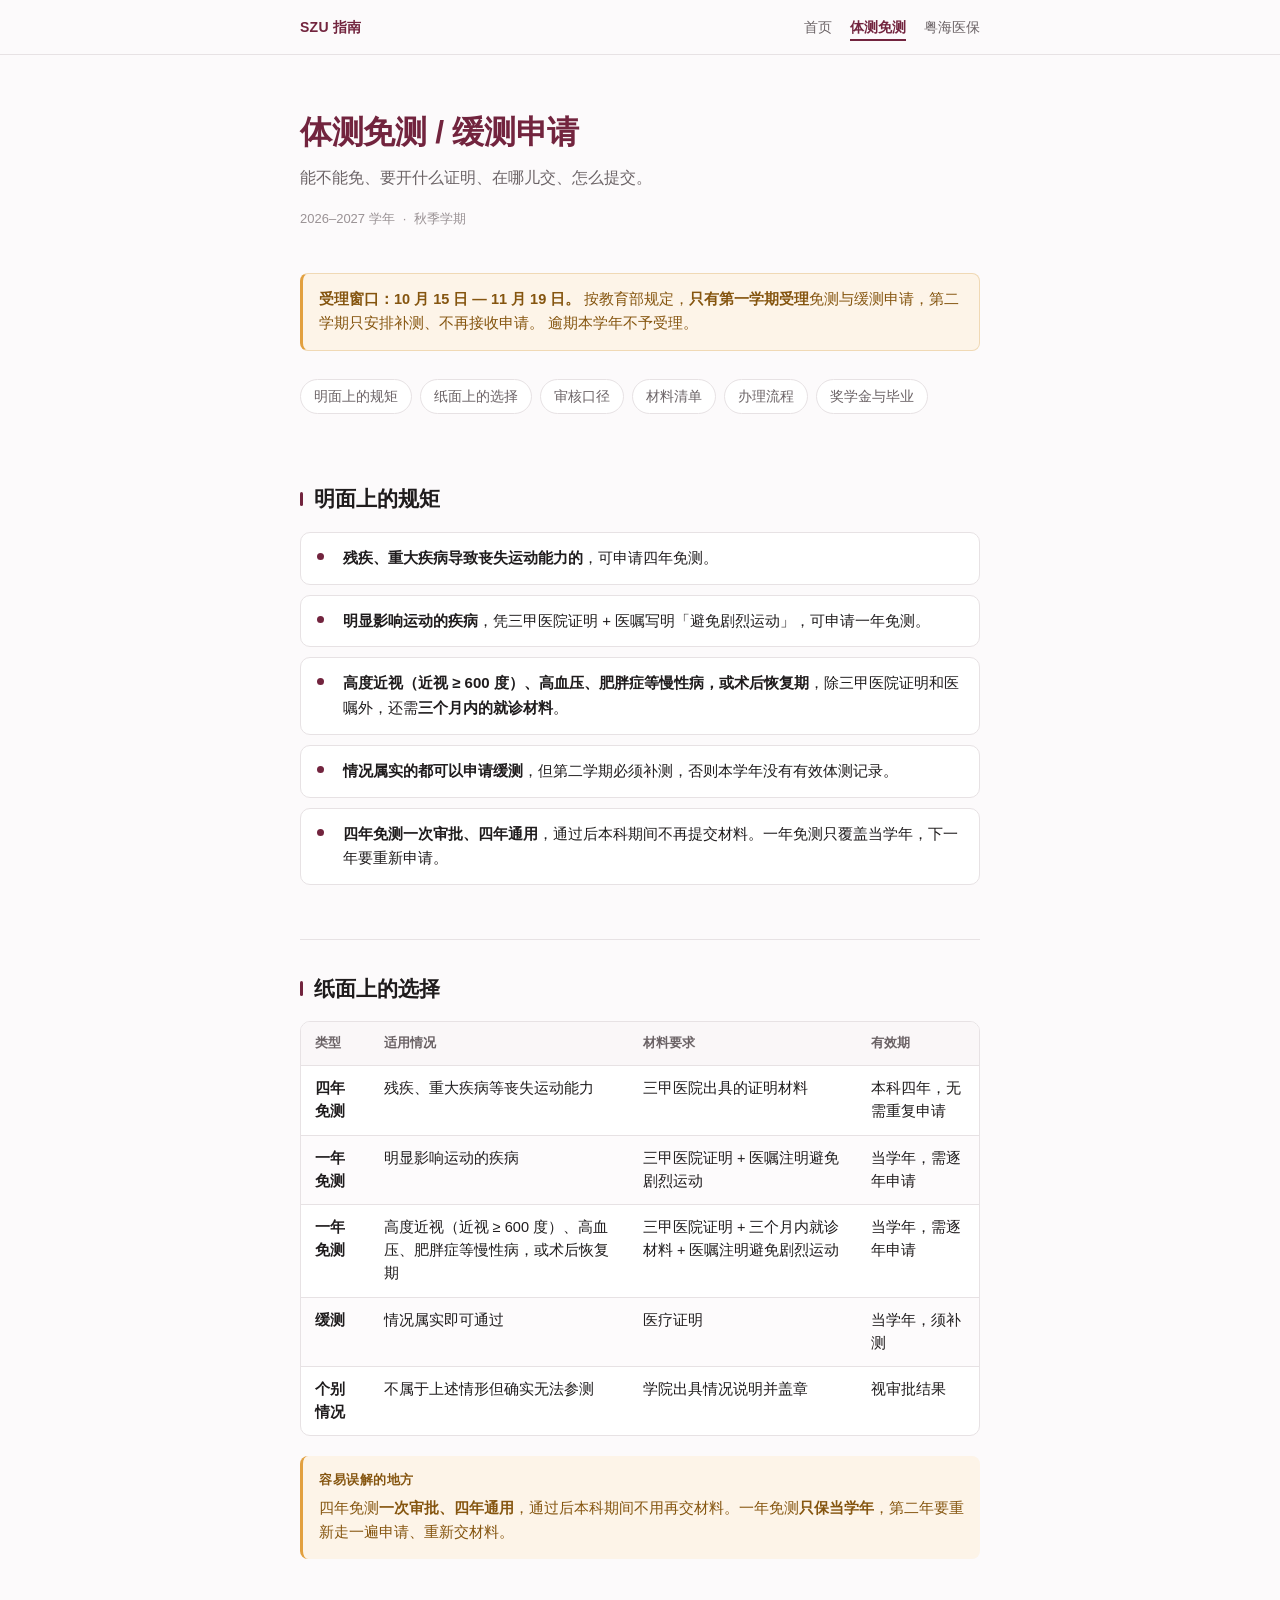
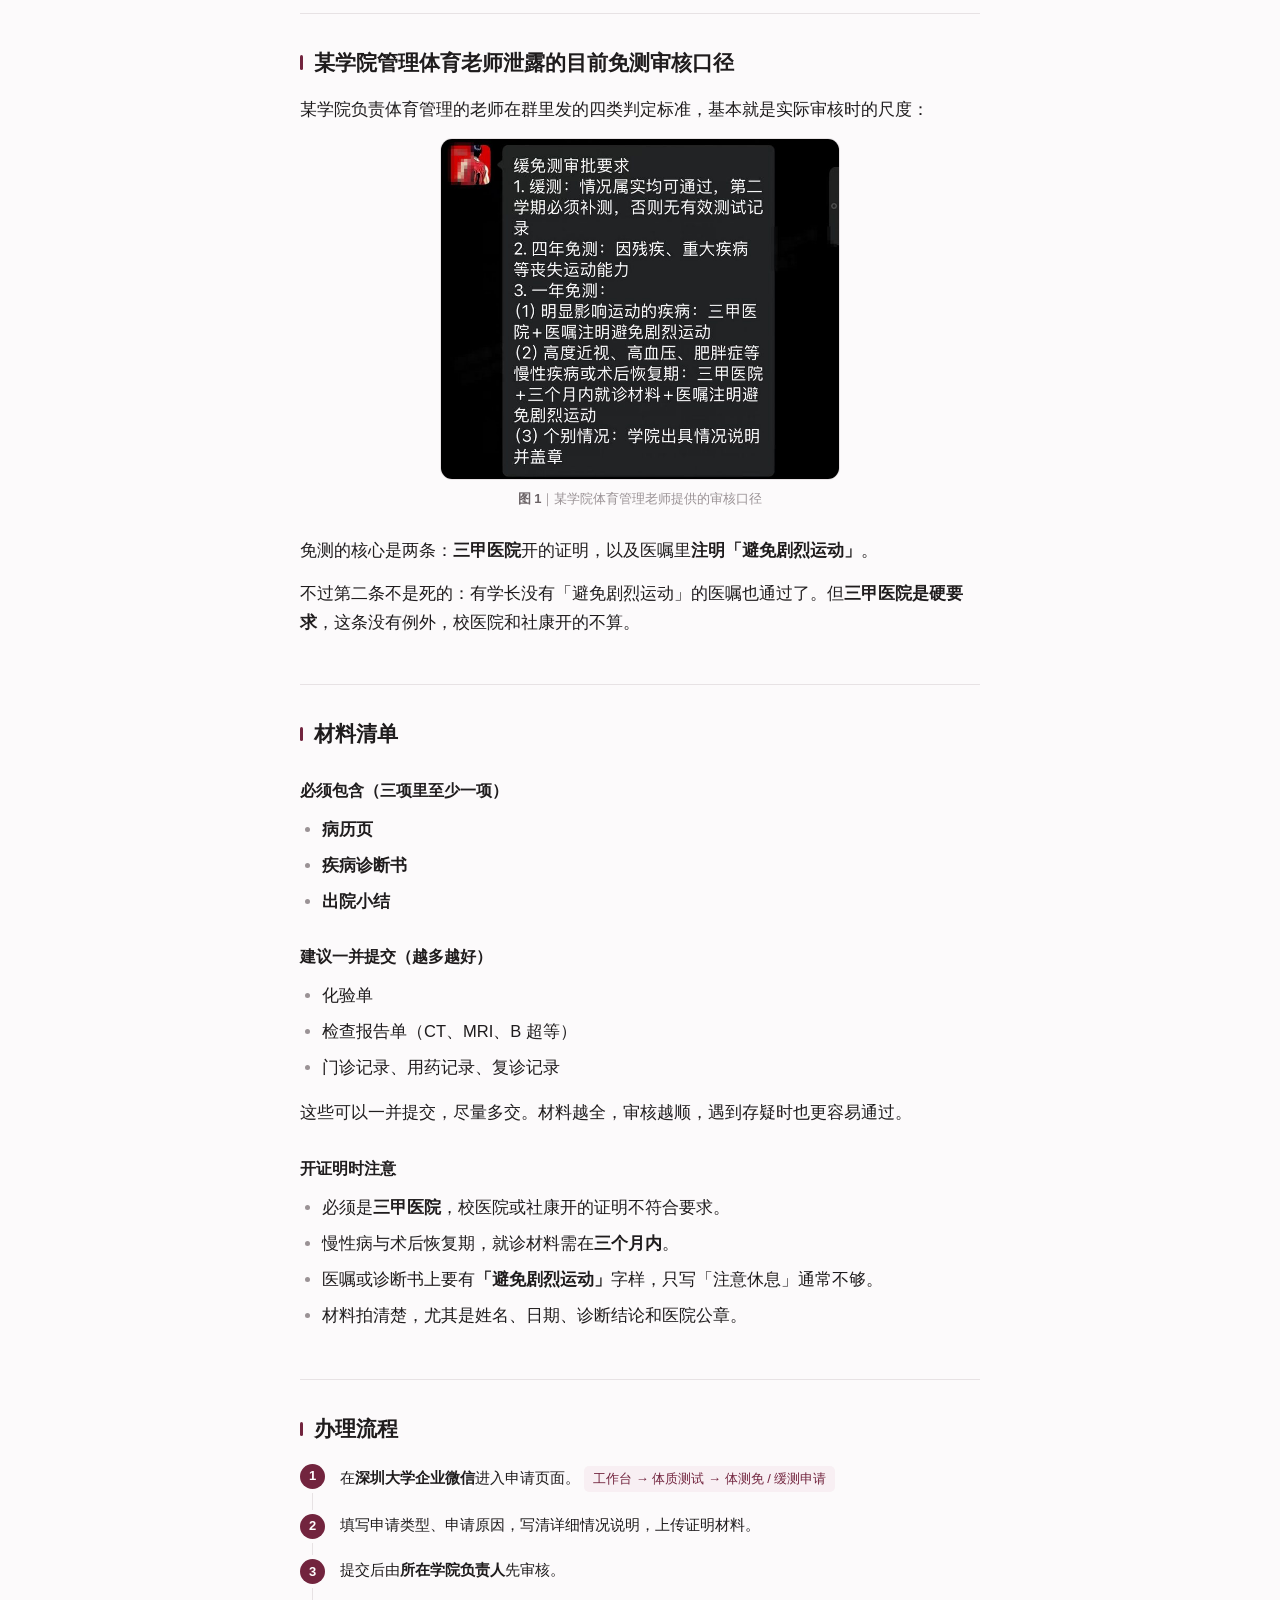
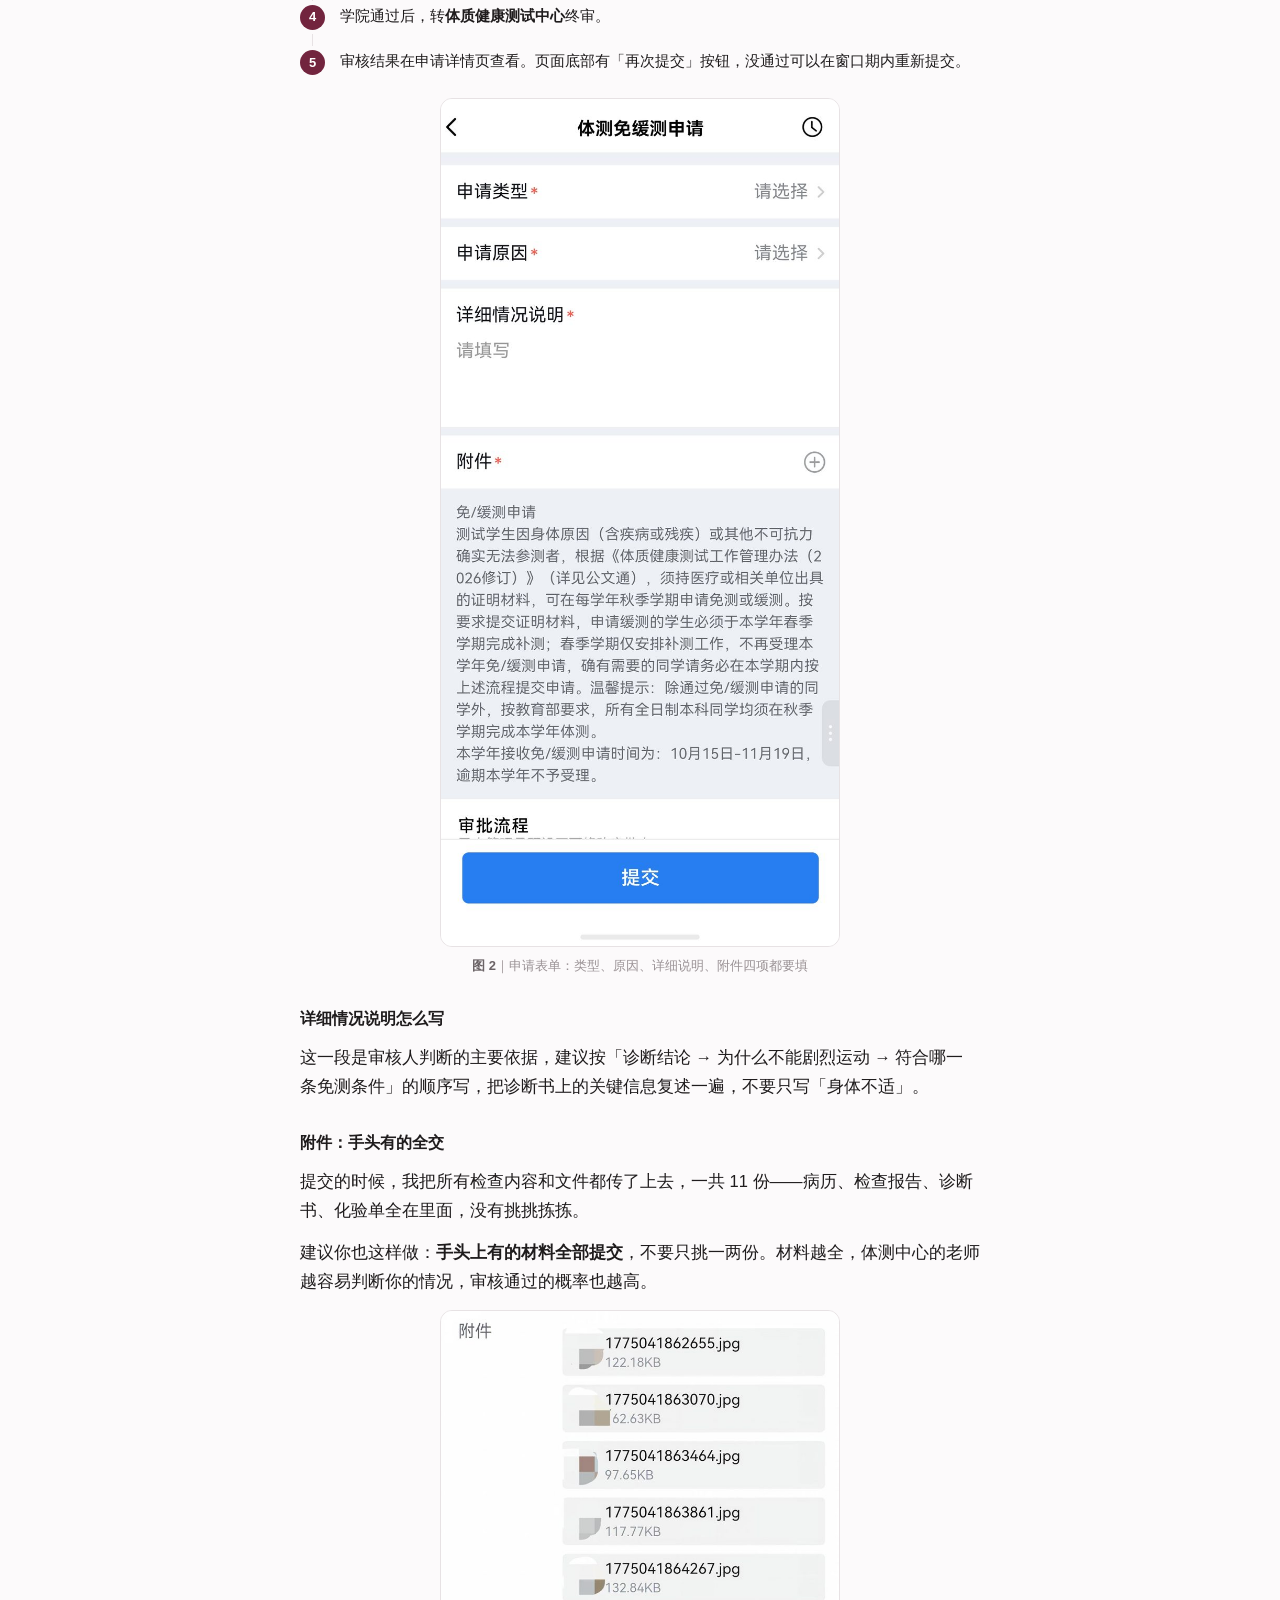
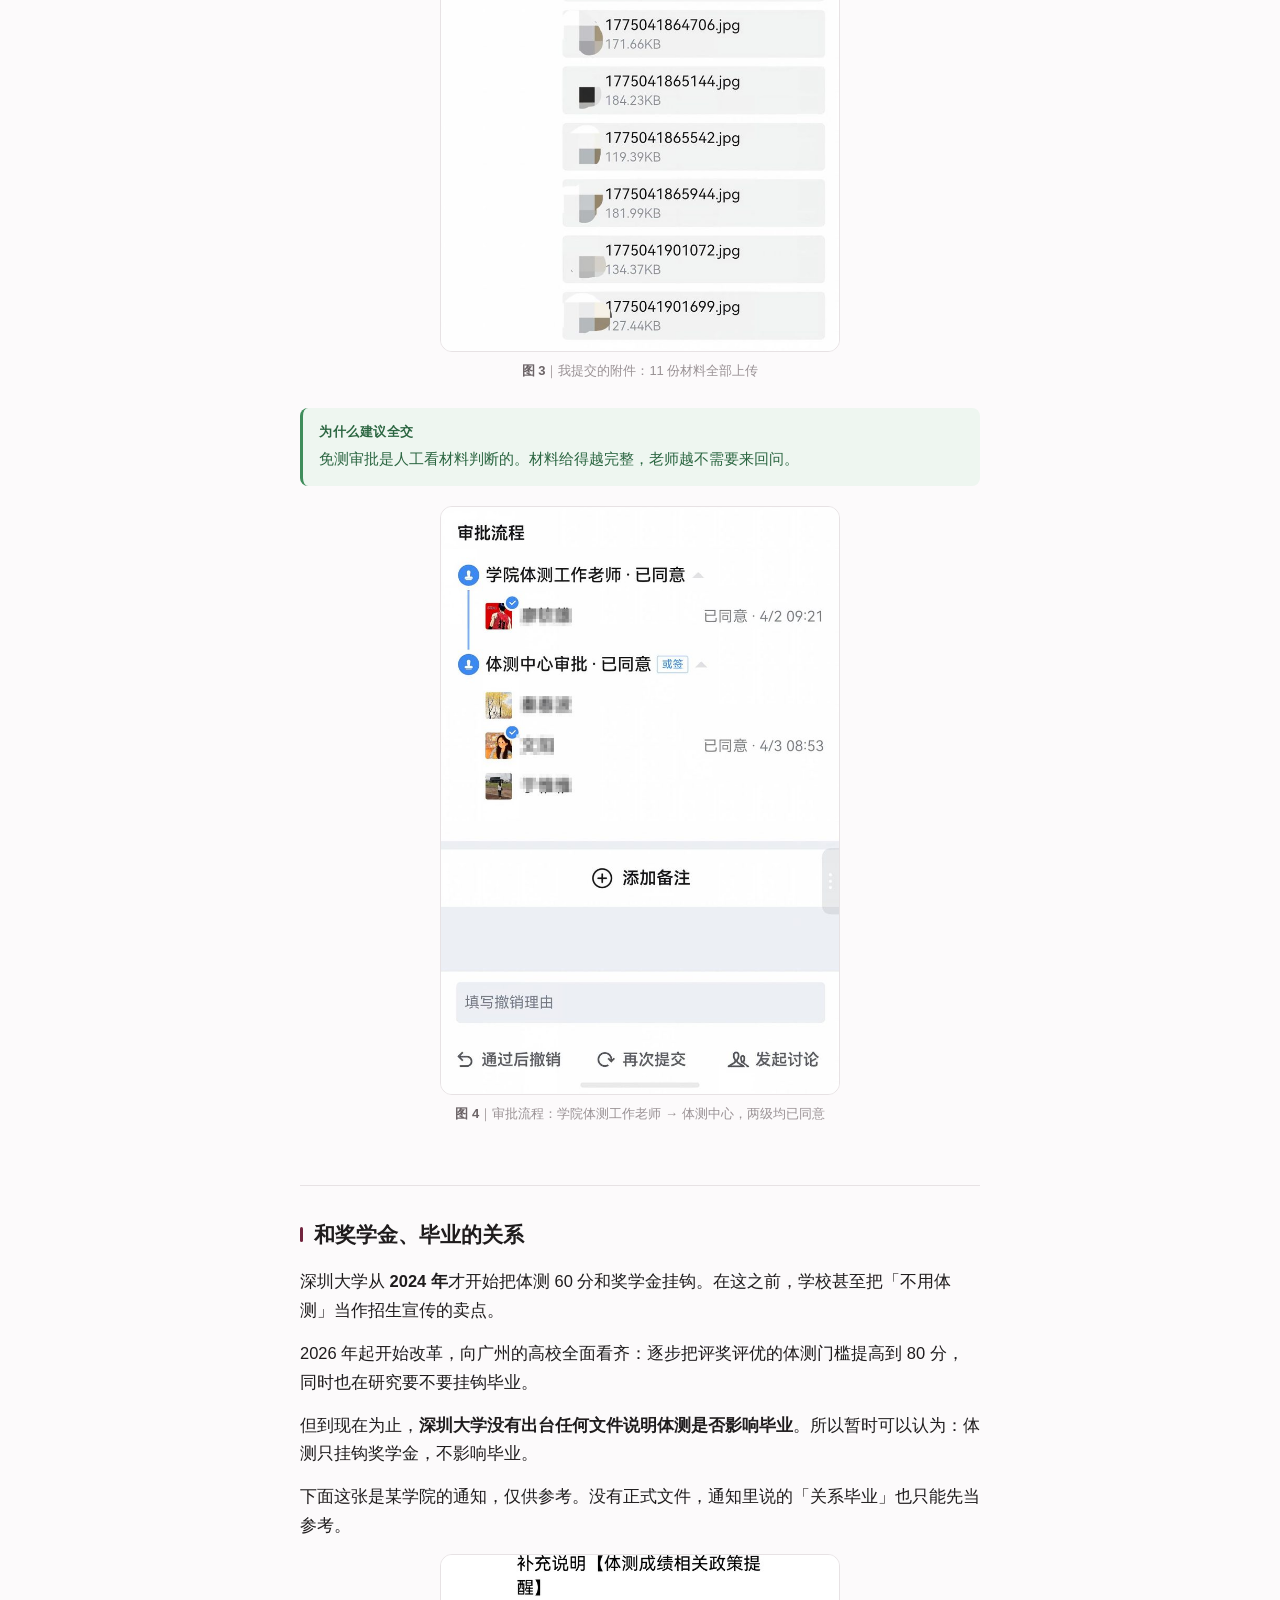
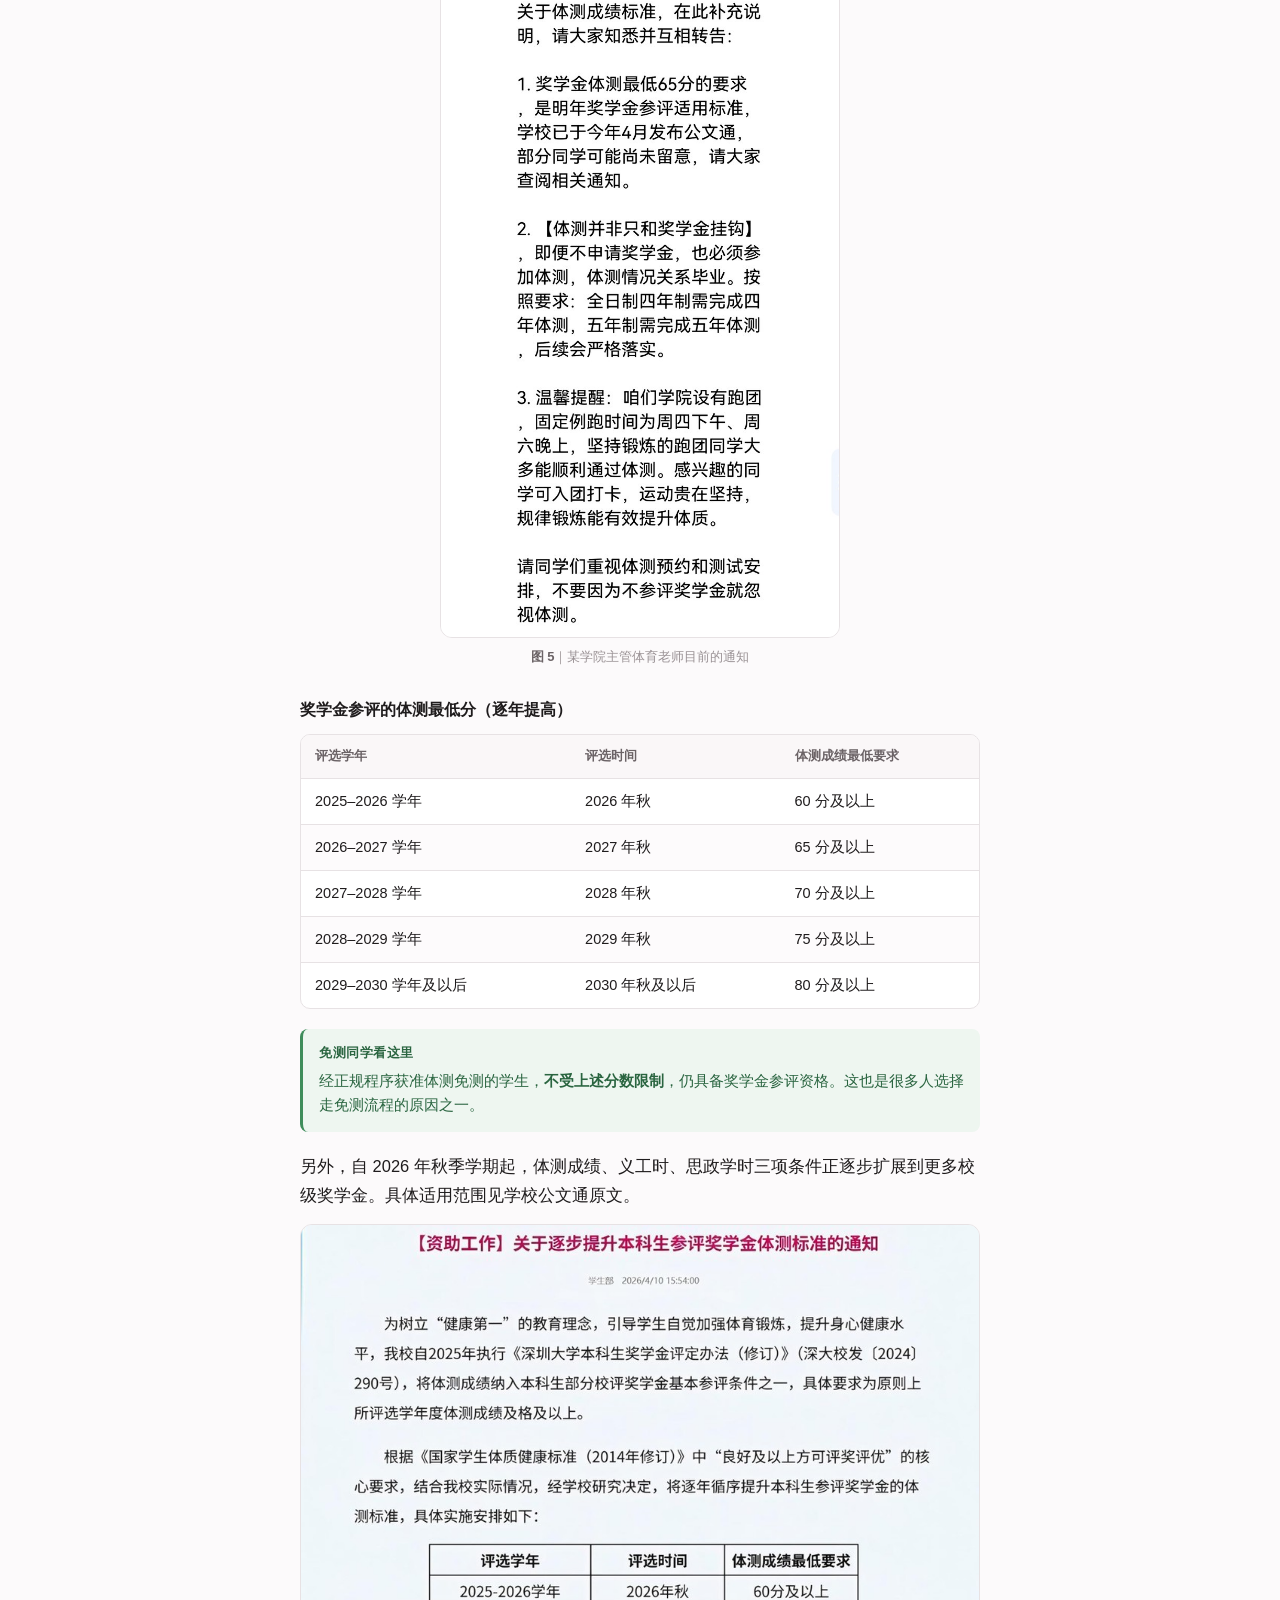
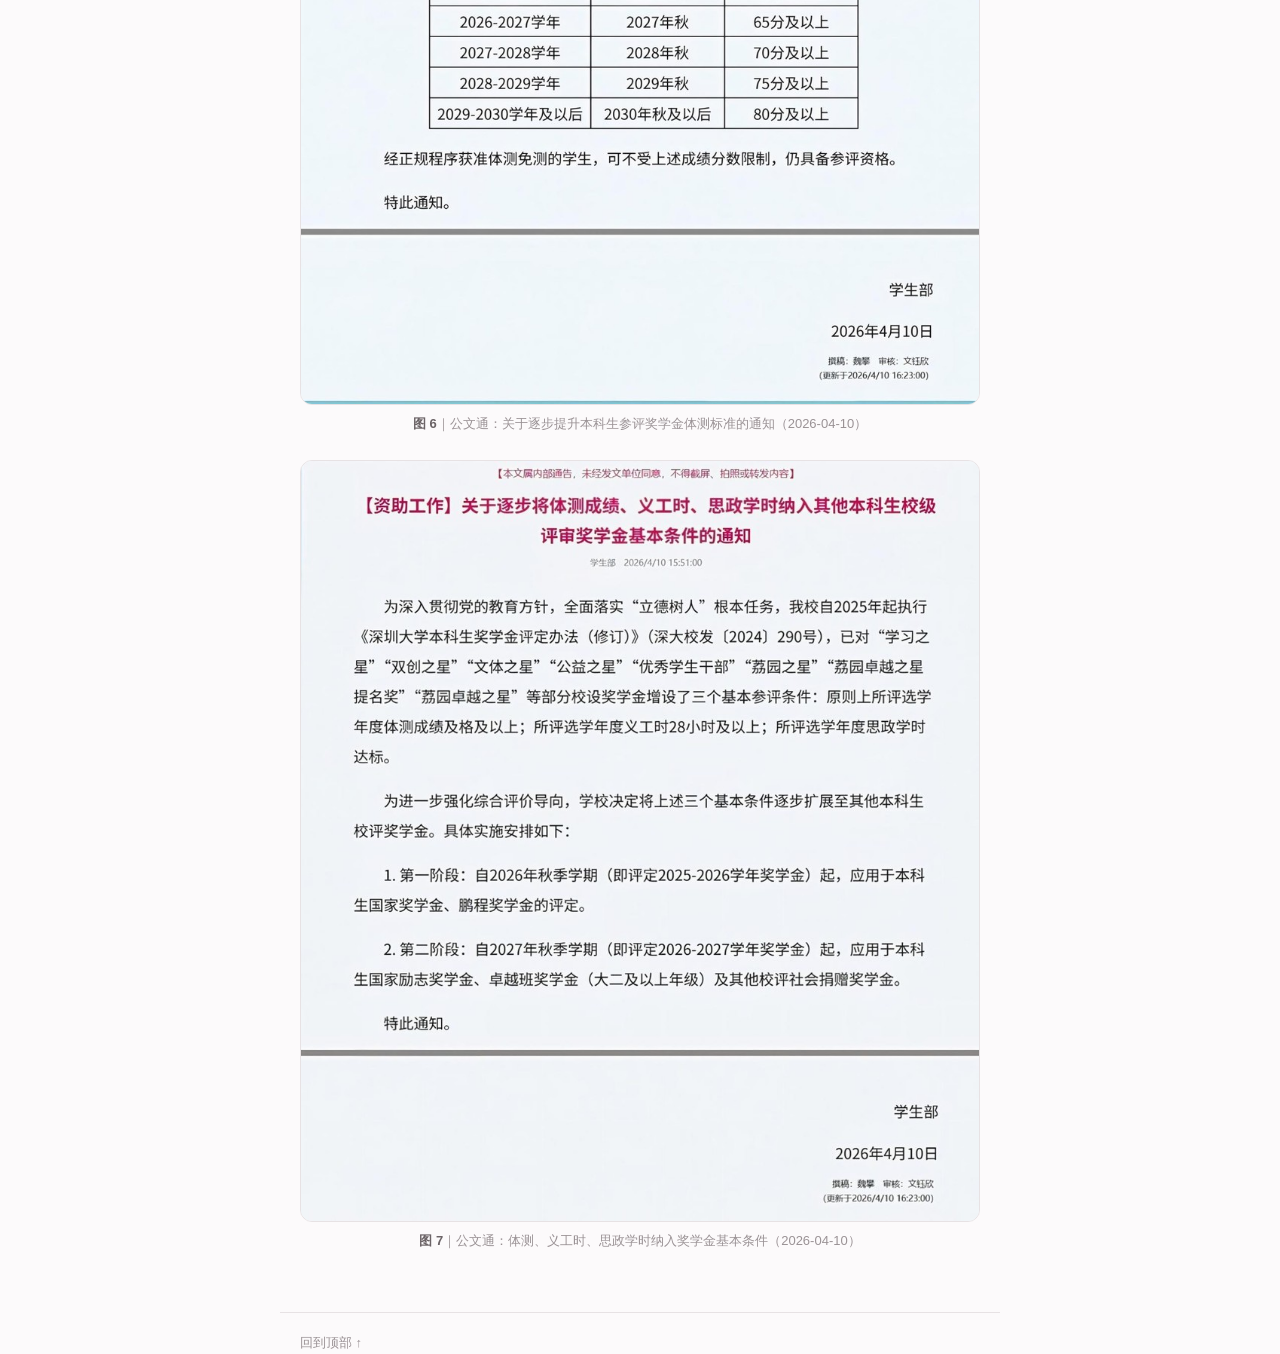
<file: sport.html>
<!DOCTYPE html>
<html lang="zh-CN">
<head>
<meta charset="utf-8">
<meta name="viewport" content="width=device-width, initial-scale=1">
<title>体测免测 / 缓测申请指南 · 深圳大学</title>
<meta name="description" content="深圳大学本科生体测免测、缓测申请条件、材料清单与企业微信提交步骤。">
<link rel="stylesheet" href="assets/css/style.css">
</head>
<body>

<header class="topbar">
  <div class="wrap">
    <span class="brandmark">SZU 指南</span>
    <nav class="topnav">
      <a href="index.html">首页</a>
      <a href="sport.html" aria-current="page">体测免测</a>
      <a href="medical.html">粤海医保</a>
    </nav>
  </div>
</header>

<main class="wrap">

  <div class="hero">
    <h1>体测免测 / 缓测申请</h1>
    <p class="lede">能不能免、要开什么证明、在哪儿交、怎么提交。</p>
    <p class="meta"><span>2026–2027 学年</span><span>秋季学期</span></p>
  </div>

  <div class="deadline">
    <div>
      <strong>受理窗口：10 月 15 日 — 11 月 19 日。</strong>
      按教育部规定，<strong>只有第一学期受理</strong>免测与缓测申请，第二学期只安排补测、不再接收申请。
      逾期本学年不予受理。
    </div>
  </div>

  <nav class="toc">
    <a href="#conclusion">明面上的规矩</a>
    <a href="#types">纸面上的选择</a>
    <a href="#rules">审核口径</a>
    <a href="#docs">材料清单</a>
    <a href="#flow">办理流程</a>
    <a href="#scholarship">奖学金与毕业</a>
  </nav>

  <section id="conclusion">
    <h2>明面上的规矩</h2>
    <ul class="keypoints">
      <li><strong>残疾、重大疾病导致丧失运动能力的</strong>，可申请四年免测。</li>
      <li><strong>明显影响运动的疾病</strong>，凭三甲医院证明 + 医嘱写明「避免剧烈运动」，可申请一年免测。</li>
      <li><strong>高度近视（近视 ≥ 600 度）、高血压、肥胖症等慢性病，或术后恢复期</strong>，除三甲医院证明和医嘱外，还需<strong>三个月内的就诊材料</strong>。</li>
      <li><strong>情况属实的都可以申请缓测</strong>，但第二学期必须补测，否则本学年没有有效体测记录。</li>
      <li><strong>四年免测一次审批、四年通用</strong>，通过后本科期间不再提交材料。一年免测只覆盖当学年，下一年要重新申请。</li>
    </ul>
  </section>

  <section id="types">
    <h2>纸面上的选择</h2>
    <div class="tablewrap">
      <table>
        <thead>
          <tr>
            <th>类型</th>
            <th>适用情况</th>
            <th>材料要求</th>
            <th>有效期</th>
          </tr>
        </thead>
        <tbody>
          <tr>
            <td><strong>四年免测</strong></td>
            <td>残疾、重大疾病等丧失运动能力</td>
            <td>三甲医院出具的证明材料</td>
            <td>本科四年，无需重复申请</td>
          </tr>
          <tr>
            <td><strong>一年免测</strong></td>
            <td>明显影响运动的疾病</td>
            <td>三甲医院证明 + 医嘱注明避免剧烈运动</td>
            <td>当学年，需逐年申请</td>
          </tr>
          <tr>
            <td><strong>一年免测</strong></td>
            <td>高度近视（近视 ≥ 600 度）、高血压、肥胖症等慢性病，或术后恢复期</td>
            <td>三甲医院证明 + 三个月内就诊材料 + 医嘱注明避免剧烈运动</td>
            <td>当学年，需逐年申请</td>
          </tr>
          <tr>
            <td><strong>缓测</strong></td>
            <td>情况属实即可通过</td>
            <td>医疗证明</td>
            <td>当学年，须补测</td>
          </tr>
          <tr>
            <td><strong>个别情况</strong></td>
            <td>不属于上述情形但确实无法参测</td>
            <td>学院出具情况说明并盖章</td>
            <td>视审批结果</td>
          </tr>
        </tbody>
      </table>
    </div>
    <div class="note note-warn">
      <span class="label">容易误解的地方</span>
      四年免测<strong>一次审批、四年通用</strong>，通过后本科期间不用再交材料。一年免测<strong>只保当学年</strong>，第二年要重新走一遍申请、重新交材料。
    </div>
  </section>

  <section id="rules">
    <h2>某学院管理体育老师泄露的目前免测审核口径</h2>
    <p>某学院负责体育管理的老师在群里发的四类判定标准，基本就是实际审核时的尺度：</p>
    <figure class="shot">
      <a href="assets/img/sport-01-approval-rules.jpg" target="_blank" rel="noopener">
        <img src="assets/img/sport-01-approval-rules.jpg" alt="某学院体育管理老师提供的缓免测审批要求" loading="lazy">
      </a>
      <figcaption><b>图 1</b>｜某学院体育管理老师提供的审核口径</figcaption>
    </figure>
    <p>免测的核心是两条：<strong>三甲医院</strong>开的证明，以及医嘱里<strong>注明「避免剧烈运动」</strong>。</p>
    <p>不过第二条不是死的：有学长没有「避免剧烈运动」的医嘱也通过了。但<strong>三甲医院是硬要求</strong>，这条没有例外，校医院和社康开的不算。</p>
  </section>

  <section id="docs">
    <h2>材料清单</h2>
    <h3>必须包含（三项里至少一项）</h3>
    <ul>
      <li><strong>病历页</strong></li>
      <li><strong>疾病诊断书</strong></li>
      <li><strong>出院小结</strong></li>
    </ul>

    <h3>建议一并提交（越多越好）</h3>
    <ul>
      <li>化验单</li>
      <li>检查报告单（CT、MRI、B 超等）</li>
      <li>门诊记录、用药记录、复诊记录</li>
    </ul>
    <p>这些可以一并提交，尽量多交。材料越全，审核越顺，遇到存疑时也更容易通过。</p>

    <h3>开证明时注意</h3>
    <ul>
      <li>必须是<strong>三甲医院</strong>，校医院或社康开的证明不符合要求。</li>
      <li>慢性病与术后恢复期，就诊材料需在<strong>三个月内</strong>。</li>
      <li>医嘱或诊断书上要有<strong>「避免剧烈运动」</strong>字样，只写「注意休息」通常不够。</li>
      <li>材料拍清楚，尤其是姓名、日期、诊断结论和医院公章。</li>
    </ul>
  </section>

  <section id="flow">
    <h2>办理流程</h2>
    <ol class="steps">
      <li>
        在<strong>深圳大学企业微信</strong>进入申请页面。
        <span class="path">工作台 → 体质测试 → 体测免 / 缓测申请</span>
      </li>
      <li>填写申请类型、申请原因，写清详细情况说明，上传证明材料。</li>
      <li>提交后由<strong>所在学院负责人</strong>先审核。</li>
      <li>学院通过后，转<strong>体质健康测试中心</strong>终审。</li>
      <li>审核结果在申请详情页查看。页面底部有「再次提交」按钮，没通过可以在窗口期内重新提交。</li>
    </ol>

    <figure class="shot">
      <a href="assets/img/sport-05-apply-form.jpg" target="_blank" rel="noopener">
        <img src="assets/img/sport-05-apply-form.jpg" alt="体测免缓测申请表单" loading="lazy">
      </a>
      <figcaption><b>图 2</b>｜申请表单：类型、原因、详细说明、附件四项都要填</figcaption>
    </figure>

    <h3>详细情况说明怎么写</h3>
    <p>这一段是审核人判断的主要依据，建议按「诊断结论 → 为什么不能剧烈运动 → 符合哪一条免测条件」的顺序写，把诊断书上的关键信息复述一遍，不要只写「身体不适」。</p>

    <h3>附件：手头有的全交</h3>
    <p>提交的时候，我把所有检查内容和文件都传了上去，一共 11 份——病历、检查报告、诊断书、化验单全在里面，没有挑挑拣拣。</p>
    <p>建议你也这样做：<strong>手头上有的材料全部提交</strong>，不要只挑一两份。材料越全，体测中心的老师越容易判断你的情况，审核通过的概率也越高。</p>

    <figure class="shot">
      <a href="assets/img/sport-03-attachments.jpg" target="_blank" rel="noopener">
        <img src="assets/img/sport-03-attachments.jpg" alt="免测申请提交的附件列表，共 11 份" loading="lazy">
      </a>
      <figcaption><b>图 3</b>｜我提交的附件：11 份材料全部上传</figcaption>
    </figure>

    <div class="note note-ok">
      <span class="label">为什么建议全交</span>
      免测审批是人工看材料判断的。材料给得越完整，老师越不需要来回问。
    </div>

    <figure class="shot">
      <a href="assets/img/sport-04-approval-flow.jpg" target="_blank" rel="noopener">
        <img src="assets/img/sport-04-approval-flow.jpg" alt="审批流程记录：学院体测工作老师与体测中心两级审批" loading="lazy">
      </a>
      <figcaption><b>图 4</b>｜审批流程：学院体测工作老师 → 体测中心，两级均已同意</figcaption>
    </figure>
  </section>

  <section id="scholarship">
    <h2>和奖学金、毕业的关系</h2>
    <p>深圳大学从 <strong>2024 年</strong>才开始把体测 60 分和奖学金挂钩。在这之前，学校甚至把「不用体测」当作招生宣传的卖点。</p>
    <p>2026 年起开始改革，向广州的高校全面看齐：逐步把评奖评优的体测门槛提高到 80 分，同时也在研究要不要挂钩毕业。</p>
    <p>但到现在为止，<strong>深圳大学没有出台任何文件说明体测是否影响毕业</strong>。所以暂时可以认为：体测只挂钩奖学金，不影响毕业。</p>
    <p>下面这张是某学院的通知，仅供参考。没有正式文件，通知里说的「关系毕业」也只能先当参考。</p>

    <figure class="shot">
      <a href="assets/img/sport-08-teacher-notice.jpg" target="_blank" rel="noopener">
        <img src="assets/img/sport-08-teacher-notice.jpg" alt="某学院主管体育老师关于体测成绩相关政策的补充说明" loading="lazy">
      </a>
      <figcaption><b>图 5</b>｜某学院主管体育老师目前的通知</figcaption>
    </figure>

    <h3>奖学金参评的体测最低分（逐年提高）</h3>
    <div class="tablewrap">
      <table>
        <thead>
          <tr><th>评选学年</th><th>评选时间</th><th>体测成绩最低要求</th></tr>
        </thead>
        <tbody>
          <tr><td>2025–2026 学年</td><td>2026 年秋</td><td class="num">60 分及以上</td></tr>
          <tr><td>2026–2027 学年</td><td>2027 年秋</td><td class="num">65 分及以上</td></tr>
          <tr><td>2027–2028 学年</td><td>2028 年秋</td><td class="num">70 分及以上</td></tr>
          <tr><td>2028–2029 学年</td><td>2029 年秋</td><td class="num">75 分及以上</td></tr>
          <tr><td>2029–2030 学年及以后</td><td>2030 年秋及以后</td><td class="num">80 分及以上</td></tr>
        </tbody>
      </table>
    </div>
    <div class="note note-ok">
      <span class="label">免测同学看这里</span>
      经正规程序获准体测免测的学生，<strong>不受上述分数限制</strong>，仍具备奖学金参评资格。这也是很多人选择走免测流程的原因之一。
    </div>
    <p>另外，自 2026 年秋季学期起，体测成绩、义工时、思政学时三项条件正逐步扩展到更多校级奖学金。具体适用范围见学校公文通原文。</p>

    <figure>
      <a href="assets/img/sport-06-scholarship-score.jpg" target="_blank" rel="noopener">
        <img src="assets/img/sport-06-scholarship-score.jpg" alt="关于逐步提升本科生参评奖学金体测标准的通知" loading="lazy">
      </a>
      <figcaption><b>图 6</b>｜公文通：关于逐步提升本科生参评奖学金体测标准的通知（2026-04-10）</figcaption>
    </figure>

    <figure>
      <a href="assets/img/sport-07-scholarship-cond.jpg" target="_blank" rel="noopener">
        <img src="assets/img/sport-07-scholarship-cond.jpg" alt="关于将体测成绩、义工时、思政学时纳入奖学金基本条件的通知" loading="lazy">
      </a>
      <figcaption><b>图 7</b>｜公文通：体测、义工时、思政学时纳入奖学金基本条件（2026-04-10）</figcaption>
    </figure>
  </section>


</main>

<footer class="wrap">
  <a class="totop" href="#">回到顶部 ↑</a>
</footer>

</body>
</html>
</file>
<file: assets/css/style.css>
:root {
  --ink: #1f1c1d;
  --muted: #6b6366;
  --faint: #9a9295;
  --brand: #72243e;
  --brand-mid: #993556;
  --brand-soft: #f8eff3;
  --line: #e7e2e4;
  --bg: #fcfafb;
  --card: #ffffff;
  --warn-bg: #fdf4e8;
  --warn-line: #e2a03f;
  --warn-ink: #85550f;
  --danger-bg: #fceceb;
  --danger-line: #d1584f;
  --danger-ink: #8c2a26;
  --ok-bg: #eef6f0;
  --ok-line: #3f8d5b;
  --ok-ink: #2a6540;
  --radius: 12px;
}

* { box-sizing: border-box; }

html { -webkit-text-size-adjust: 100%; }

body {
  margin: 0;
  background: var(--bg);
  color: var(--ink);
  font-family: -apple-system, BlinkMacSystemFont, "PingFang SC", "Hiragino Sans GB",
    "Microsoft YaHei", "Segoe UI", sans-serif;
  font-size: 16px;
  line-height: 1.75;
  text-rendering: optimizeLegibility;
}

.wrap {
  max-width: 720px;
  margin: 0 auto;
  padding: 0 20px;
}

a { color: var(--brand-mid); text-decoration: none; border-bottom: 1px solid rgba(153, 53, 86, .3); }
a:hover { border-bottom-color: var(--brand-mid); }

/* ---------- 顶栏 ---------- */
.topbar {
  position: sticky;
  top: 0;
  z-index: 20;
  background: rgba(252, 250, 251, .92);
  backdrop-filter: saturate(180%) blur(12px);
  border-bottom: 1px solid var(--line);
}

.topbar .wrap {
  display: flex;
  align-items: center;
  justify-content: space-between;
  height: 54px;
}

.brandmark {
  font-size: 14px;
  font-weight: 600;
  color: var(--brand);
  letter-spacing: .02em;
}

.topnav { display: flex; gap: 18px; font-size: 14px; }

.topnav a {
  color: var(--muted);
  border: none;
  padding: 2px 0;
}

.topnav a:hover { color: var(--brand); }

.topnav a[aria-current="page"] {
  color: var(--brand);
  font-weight: 600;
  box-shadow: inset 0 -2px 0 var(--brand);
}

/* ---------- 页头 ---------- */
.hero { padding: 44px 0 28px; }

.hero h1 {
  margin: 0 0 10px;
  font-size: 28px;
  line-height: 1.35;
  font-weight: 700;
  letter-spacing: -.01em;
  color: var(--brand);
}

.hero .lede {
  margin: 0;
  font-size: 16px;
  color: var(--muted);
}

.hero .meta {
  margin-top: 16px;
  font-size: 13px;
  color: var(--faint);
}

.hero .meta span + span::before {
  content: "·";
  margin: 0 8px;
}

/* ---------- 时效条 ---------- */
.deadline {
  display: flex;
  gap: 10px;
  align-items: flex-start;
  margin: 0 0 28px;
  padding: 14px 16px;
  background: var(--warn-bg);
  border: 1px solid #f0d9b5;
  border-left: 3px solid var(--warn-line);
  border-radius: 8px;
  font-size: 14.5px;
  line-height: 1.65;
  color: var(--warn-ink);
}

.deadline strong { font-weight: 600; }

/* ---------- 锚点导航 ---------- */
.toc {
  display: flex;
  flex-wrap: wrap;
  gap: 8px;
  margin: 0 0 8px;
  padding: 0 0 28px;
}

.toc a {
  display: inline-block;
  padding: 5px 13px;
  font-size: 13.5px;
  color: var(--muted);
  background: var(--card);
  border: 1px solid var(--line);
  border-radius: 999px;
  transition: .15s;
}

.toc a:hover {
  color: var(--brand);
  border-color: #d9c3cd;
  background: var(--brand-soft);
}

/* ---------- 正文分节 ---------- */
section { padding: 34px 0; border-top: 1px solid var(--line); }

section:first-of-type { border-top: none; }

h2 {
  position: relative;
  margin: 0 0 18px;
  padding-left: 14px;
  font-size: 19px;
  line-height: 1.4;
  font-weight: 700;
  color: var(--ink);
}

h2::before {
  content: "";
  position: absolute;
  left: 0;
  top: .35em;
  bottom: .35em;
  width: 3px;
  border-radius: 2px;
  background: var(--brand);
}

h3 {
  margin: 28px 0 10px;
  font-size: 16px;
  font-weight: 600;
  color: var(--ink);
}

p { margin: 0 0 14px; }

ul, ol { margin: 0 0 16px; padding-left: 22px; }

li { margin-bottom: 7px; }

li::marker { color: var(--faint); }

strong { font-weight: 600; }

.lead { font-size: 16.5px; }

/* ---------- 结论卡 ---------- */
.keypoints {
  display: grid;
  gap: 10px;
  margin: 0 0 20px;
  padding: 0;
  list-style: none;
}

.keypoints li {
  position: relative;
  margin: 0;
  padding: 13px 16px 13px 42px;
  background: var(--card);
  border: 1px solid var(--line);
  border-radius: 10px;
  font-size: 15px;
  line-height: 1.65;
}

.keypoints li::before {
  content: "";
  position: absolute;
  left: 16px;
  top: 20px;
  width: 7px;
  height: 7px;
  border-radius: 50%;
  background: var(--brand);
}

/* ---------- 表格 ---------- */
.tablewrap {
  margin: 0 0 20px;
  overflow-x: auto;
  border: 1px solid var(--line);
  border-radius: 10px;
  background: var(--card);
  -webkit-overflow-scrolling: touch;
}

table {
  width: 100%;
  border-collapse: collapse;
  font-size: 14px;
  line-height: 1.6;
}

th, td {
  padding: 11px 14px;
  text-align: left;
  border-bottom: 1px solid var(--line);
  vertical-align: top;
}

th {
  background: #faf7f8;
  font-weight: 600;
  font-size: 13px;
  color: var(--muted);
  white-space: nowrap;
}

tbody tr:last-child td { border-bottom: none; }

tbody tr:nth-child(even) { background: #fdfbfc; }

td.num { font-variant-numeric: tabular-nums; white-space: nowrap; }

.tag {
  display: inline-block;
  padding: 1px 8px;
  font-size: 12px;
  line-height: 1.7;
  border-radius: 4px;
  white-space: nowrap;
}

.tag-free { color: var(--ok-ink); background: var(--ok-bg); }
.tag-none { color: var(--danger-ink); background: var(--danger-bg); }
.tag-part { color: var(--warn-ink); background: var(--warn-bg); }
.tag-note { color: var(--muted); background: #f1eef0; margin-top: 4px; }

/* ---------- 提示块 ---------- */
.note {
  margin: 0 0 20px;
  padding: 14px 16px;
  border-radius: 8px;
  font-size: 14.5px;
  line-height: 1.7;
}

.note > :last-child { margin-bottom: 0; }

.note .label {
  display: block;
  margin-bottom: 4px;
  font-size: 12.5px;
  font-weight: 600;
  letter-spacing: .04em;
}

.note-danger { background: var(--danger-bg); border-left: 3px solid var(--danger-line); color: var(--danger-ink); }
.note-warn { background: var(--warn-bg); border-left: 3px solid var(--warn-line); color: var(--warn-ink); }
.note-ok { background: var(--ok-bg); border-left: 3px solid var(--ok-line); color: var(--ok-ink); }

/* ---------- 图片 ---------- */
figure {
  margin: 0 0 26px;
}

figure a { border: none; display: block; }

figure img {
  display: block;
  width: 100%;
  height: auto;
  border: 1px solid var(--line);
  border-radius: var(--radius);
  background: #f4f1f2;
}

figure.shot img { max-width: 400px; margin: 0 auto; }

figcaption {
  margin-top: 9px;
  font-size: 13px;
  line-height: 1.6;
  color: var(--faint);
  text-align: center;
}

figcaption b { color: var(--muted); font-weight: 600; }

/* ---------- 账单图组 ---------- */
.bills-gallery {
  display: grid;
  gap: 20px;
  margin-bottom: 8px;
}

.bills-gallery figure { margin-bottom: 0; }

@media (min-width: 620px) {
  .bills-gallery { grid-template-columns: 1fr 1fr; }
}

/* ---------- 流程步骤 ---------- */
.steps {
  margin: 0 0 24px;
  padding: 0;
  list-style: none;
  counter-reset: step;
}

.steps li {
  position: relative;
  margin: 0;
  padding: 0 0 20px 40px;
  counter-increment: step;
  font-size: 15px;
  line-height: 1.7;
}

.steps li::before {
  content: counter(step);
  position: absolute;
  left: 0;
  top: 2px;
  width: 25px;
  height: 25px;
  display: flex;
  align-items: center;
  justify-content: center;
  font-size: 13px;
  font-weight: 600;
  color: #fff;
  background: var(--brand);
  border-radius: 50%;
}

.steps li::after {
  content: "";
  position: absolute;
  left: 12px;
  top: 31px;
  bottom: 2px;
  width: 1px;
  background: var(--line);
}

.steps li:last-child { padding-bottom: 0; }
.steps li:last-child::after { display: none; }

.steps .path {
  display: inline-block;
  margin-top: 4px;
  padding: 2px 9px;
  font-size: 13px;
  color: var(--brand);
  background: var(--brand-soft);
  border-radius: 5px;
}

/* ---------- 首页卡片 ---------- */
.cards {
  display: grid;
  gap: 14px;
  margin: 0 0 8px;
}

@media (min-width: 640px) {
  .cards { grid-template-columns: 1fr 1fr; }
}

.card {
  display: block;
  padding: 22px 20px;
  background: var(--card);
  border: 1px solid var(--line);
  border-radius: 14px;
  color: inherit;
  transition: .18s;
}

.card:hover {
  border-color: #d9c3cd;
  transform: translateY(-2px);
  box-shadow: 0 6px 20px rgba(114, 36, 62, .07);
}

.card .kicker {
  display: block;
  margin-bottom: 6px;
  font-size: 12.5px;
  font-weight: 600;
  letter-spacing: .06em;
  color: var(--brand-mid);
}

.card h3 {
  margin: 0 0 8px;
  font-size: 18px;
  font-weight: 700;
  color: var(--ink);
}

.card p {
  margin: 0;
  font-size: 14px;
  line-height: 1.65;
  color: var(--muted);
}

/* ---------- 页脚 ---------- */
footer {
  margin-top: 20px;
  padding: 28px 0 56px;
  border-top: 1px solid var(--line);
  font-size: 13px;
  line-height: 1.8;
  color: var(--faint);
}

footer p { margin: 0 0 6px; }

footer .updated { color: var(--muted); }

/* ---------- 地址卡片 ---------- */
.clinic {
  margin: 0 0 20px;
  padding: 18px;
  background: var(--card);
  border: 1px solid var(--line);
  border-radius: var(--radius);
}

.clinic h3 {
  margin: 0 0 10px;
  font-size: 15px;
  font-weight: 600;
}

.clinic-addr {
  margin: 0 0 4px;
  font-size: 15.5px;
}

.clinic-meta {
  margin: 0 0 14px;
  font-size: 13.5px;
  line-height: 1.7;
  color: var(--muted);
}

.clinic-nav {
  display: flex;
  flex-wrap: wrap;
  gap: 8px;
}

.clinic-nav a {
  padding: 5px 14px;
  font-size: 13.5px;
  color: var(--brand);
  background: var(--brand-soft);
  border: 1px solid #e3cdd6;
  border-radius: 999px;
}

.clinic-nav a:hover { background: #f2e2e9; }

.clinic a { border: none; }

.clinic-map {
  display: block;
  width: 100%;
  height: auto;
  margin: 0 0 12px;
  border: 1px solid var(--line);
  border-radius: 10px;
  background: #faf8f9;
}

/* ---------- 回到顶部 ---------- */
.totop {
  display: block;
  margin-top: 18px;
  font-size: 13px;
  color: var(--faint);
  border: none;
}

@media (min-width: 720px) {
  body { font-size: 16.5px; }
  .hero { padding-top: 56px; }
  .hero h1 { font-size: 32px; }
  h2 { font-size: 21px; }
  table { font-size: 14.5px; }
}

@media print {
  .topbar, .toc, .totop { display: none; }
  body { background: #fff; }
}
</file>
